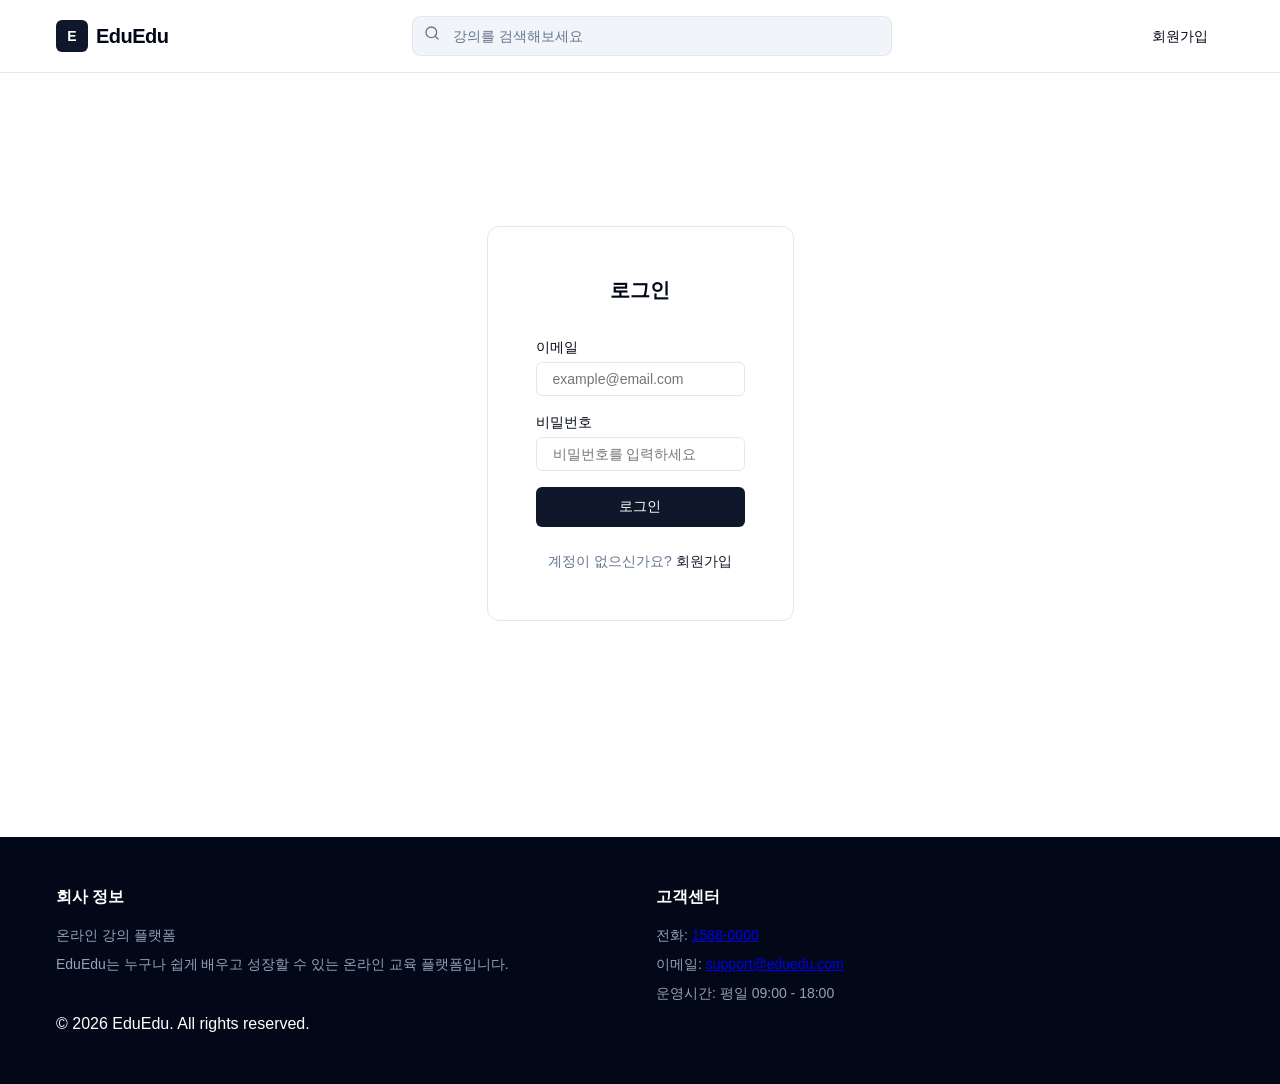
<file: cart.html>
<!DOCTYPE html>
<html lang="ko">
 <head>
  <meta charset="UTF-8" />
  <meta name="viewport" content="width=device-width, initial-scale=1.0" />
  <title>장바구니 - 온라인 강의 플랫폼</title>
  <link rel="stylesheet" href="css/style.css" />
  <link rel="stylesheet" href="css/components.css" />
  <link rel="stylesheet" href="css/responsive.css" />
 </head>
 <body>
  <!-- 헤더 (웹 컴포넌트) -->
  <app-header></app-header>

  <!-- 장바구니 섹션 -->
  <section class="cart-section">
   <div class="container">
    <h1 class="section-title">장바구니</h1>

    <div class="cart-layout">
     <!-- 장바구니 아이템 목록 -->
     <div class="cart-items" id="cartItems">
      <!-- 장바구니 아이템이 동적으로 추가됩니다 -->
     </div>

     <!-- 주문 요약 -->
     <aside class="cart-summary" id="cartSummary">
      <!-- 주문 요약이 동적으로 추가됩니다 -->
     </aside>
    </div>
   </div>
  </section>

  <!-- 푸터 (웹 컴포넌트) -->
  <app-footer></app-footer>

  <!-- ES 모듈 방식의 앱 진입점 -->
  <script type="module" src="js/app.js" data-page="cart"></script>
 </body>
</html>
</file>
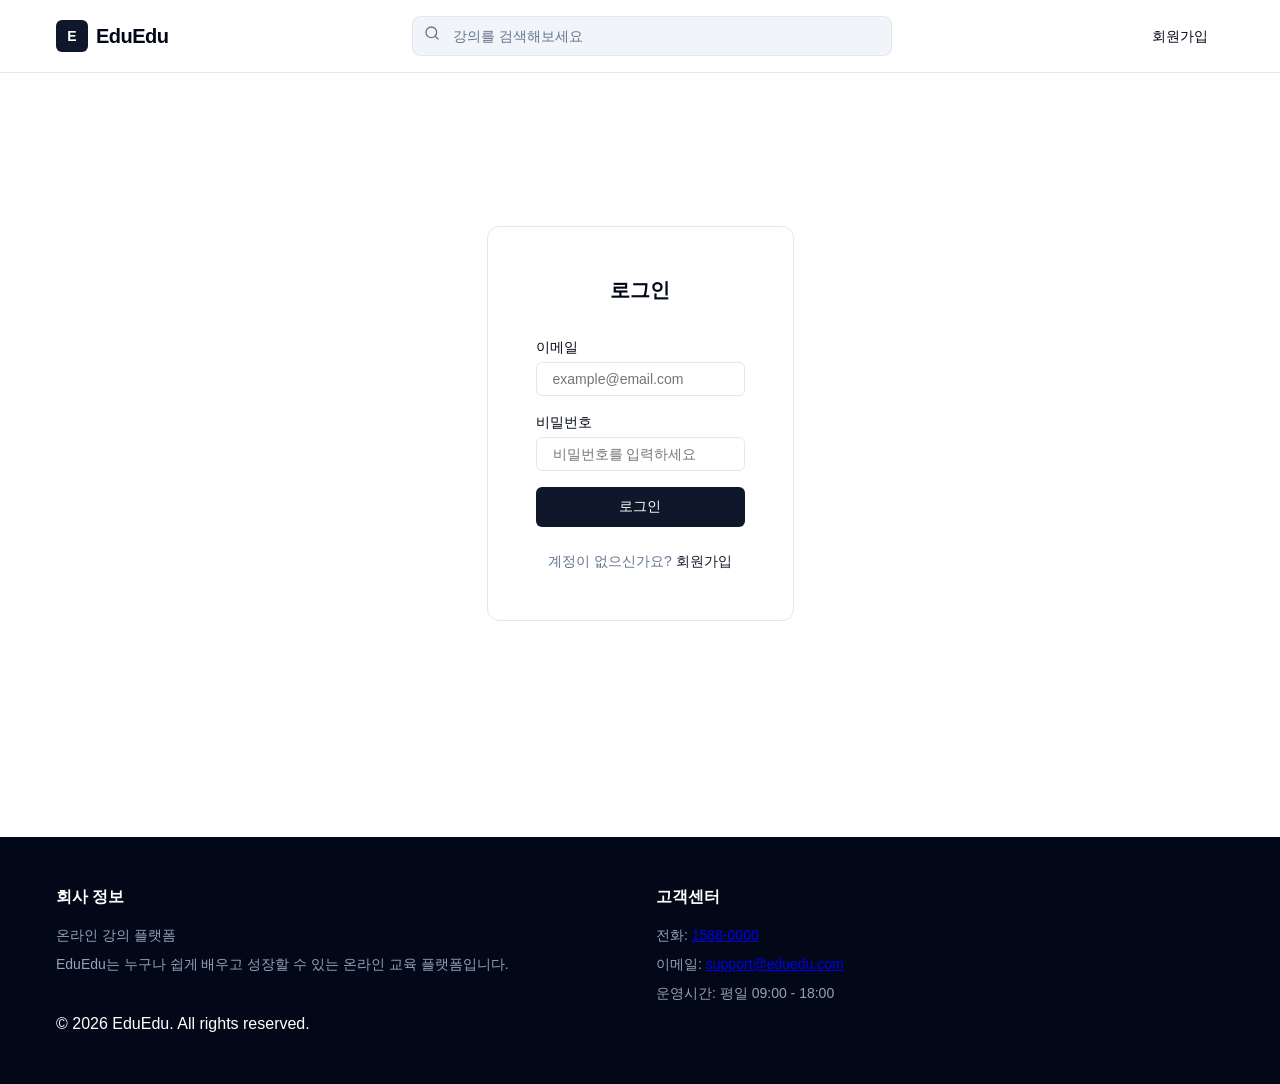
<file: checkout.html>
<!DOCTYPE html>
<html lang="ko">
 <head>
  <meta charset="UTF-8" />
  <meta name="viewport" content="width=device-width, initial-scale=1.0" />
  <title>결제하기 - 온라인 강의 플랫폼</title>
  <link rel="stylesheet" href="css/style.css" />
  <link rel="stylesheet" href="css/components.css" />
  <link rel="stylesheet" href="css/responsive.css" />
 </head>
 <body>
  <!-- 헤더 (웹 컴포넌트) -->
  <app-header></app-header>

  <!-- 결제 섹션 -->
  <section class="checkout-section">
   <div class="container">
    <h1 class="section-title">결제하기</h1>

    <div class="checkout-layout">
     <!-- 결제 폼 -->
     <div class="checkout-form-container">
      <!-- 주문 상품 -->
      <div class="checkout-card">
       <h2>주문 상품</h2>
       <div class="order-items" id="orderItems">
        <!-- 주문 상품이 동적으로 추가됩니다 -->
       </div>
      </div>

      <!-- 결제 수단 선택 -->
      <div class="checkout-card">
       <h2>결제 수단</h2>
       <div class="payment-methods" id="paymentMethods">
        <label class="payment-method-option">
         <input type="radio" name="paymentMethod" value="card" checked />
         <span class="payment-method-label">
          <span class="payment-icon">
           <svg
            xmlns="http://www.w3.org/2000/svg"
            width="20"
            height="20"
            viewBox="0 0 24 24"
            fill="none"
            stroke="currentColor"
            stroke-width="2"
            stroke-linecap="round"
            stroke-linejoin="round"
           >
            <rect width="20" height="14" x="2" y="5" rx="2" />
            <line x1="2" x2="22" y1="10" y2="10" />
           </svg>
          </span>
          <span class="payment-name">신용/체크카드</span>
         </span>
        </label>
        <label class="payment-method-option">
         <input type="radio" name="paymentMethod" value="bank" />
         <span class="payment-method-label">
          <span class="payment-icon">
           <svg
            xmlns="http://www.w3.org/2000/svg"
            width="20"
            height="20"
            viewBox="0 0 24 24"
            fill="none"
            stroke="currentColor"
            stroke-width="2"
            stroke-linecap="round"
            stroke-linejoin="round"
           >
            <line x1="3" x2="21" y1="22" y2="22" />
            <line x1="6" x2="6" y1="18" y2="11" />
            <line x1="10" x2="10" y1="18" y2="11" />
            <line x1="14" x2="14" y1="18" y2="11" />
            <line x1="18" x2="18" y1="18" y2="11" />
            <polygon points="12 2 20 7 4 7" />
           </svg>
          </span>
          <span class="payment-name">계좌이체</span>
         </span>
        </label>
        <label class="payment-method-option">
         <input type="radio" name="paymentMethod" value="phone" />
         <span class="payment-method-label">
          <span class="payment-icon">
           <svg
            xmlns="http://www.w3.org/2000/svg"
            width="20"
            height="20"
            viewBox="0 0 24 24"
            fill="none"
            stroke="currentColor"
            stroke-width="2"
            stroke-linecap="round"
            stroke-linejoin="round"
           >
            <rect width="14" height="20" x="5" y="2" rx="2" ry="2" />
            <path d="M12 18h.01" />
           </svg>
          </span>
          <span class="payment-name">휴대폰 결제</span>
         </span>
        </label>
        <label class="payment-method-option">
         <input type="radio" name="paymentMethod" value="kakao" />
         <span class="payment-method-label">
          <span class="payment-icon">
           <svg
            xmlns="http://www.w3.org/2000/svg"
            width="20"
            height="20"
            viewBox="0 0 24 24"
            fill="none"
            stroke="currentColor"
            stroke-width="2"
            stroke-linecap="round"
            stroke-linejoin="round"
           >
            <path d="M17 18a2 2 0 0 0-2-2H9a2 2 0 0 0-2 2" />
            <rect width="18" height="18" x="3" y="4" rx="2" />
            <circle cx="12" cy="10" r="2" />
            <line x1="8" x2="8" y1="2" y2="4" />
            <line x1="16" x2="16" y1="2" y2="4" />
           </svg>
          </span>
          <span class="payment-name">카카오페이</span>
         </span>
        </label>
       </div>
      </div>

      <!-- 약관 동의 -->
      <div class="checkout-card">
       <h2>약관 동의</h2>
       <div class="terms-agreement">
        <label class="checkbox-label">
         <input type="checkbox" id="agreeAll" />
         <span>전체 동의</span>
        </label>
        <div class="terms-list">
         <label class="checkbox-label">
          <input type="checkbox" class="term-checkbox" data-required="true" />
          <span>(필수) 구매조건 확인 및 결제 진행 동의</span>
         </label>
         <label class="checkbox-label">
          <input type="checkbox" class="term-checkbox" data-required="true" />
          <span>(필수) 개인정보 제3자 제공 동의</span>
         </label>
         <label class="checkbox-label">
          <input type="checkbox" class="term-checkbox" data-required="false" />
          <span>(선택) 마케팅 정보 수신 동의</span>
         </label>
        </div>
       </div>
      </div>
     </div>

     <!-- 결제 요약 -->
     <aside class="checkout-summary" id="checkoutSummary">
      <!-- 결제 요약이 동적으로 추가됩니다 -->
     </aside>
    </div>
   </div>
  </section>

  <!-- 푸터 (웹 컴포넌트) -->
  <app-footer></app-footer>

  <!-- ES 모듈 방식의 앱 진입점 -->
  <script type="module" src="js/app.js" data-page="checkout"></script>
 </body>
</html>
</file>
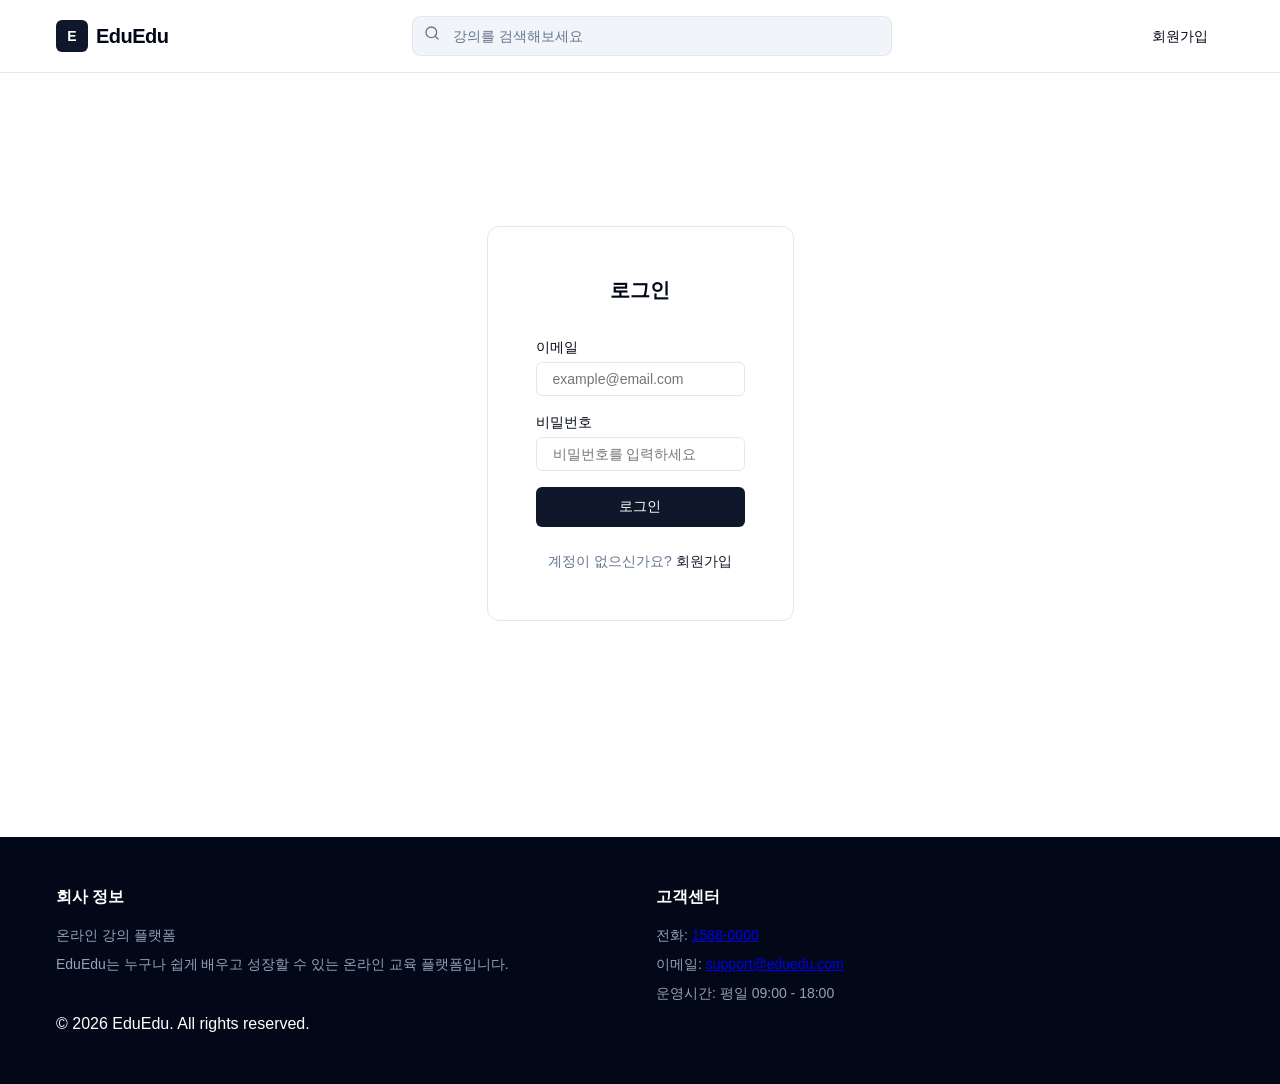
<file: course-player.html>
<!DOCTYPE html>
<html lang="ko">
 <head>
  <meta charset="UTF-8" />
  <meta name="viewport" content="width=device-width, initial-scale=1.0" />
  <title>강의 수강 - 온라인 강의 플랫폼</title>
  <link rel="stylesheet" href="css/style.css" />
  <link rel="stylesheet" href="css/components.css" />
  <link rel="stylesheet" href="css/responsive.css" />
 </head>
 <body>
  <!-- 헤더 (웹 컴포넌트) -->
  <app-header></app-header>

  <!-- 강의 수강 영역 -->
  <section class="course-player-section">
   <div class="container">
    <div class="player-layout">
     <!-- 비디오 플레이어 영역 -->
     <div class="player-main">
      <!-- 비디오 플레이어 -->
      <div class="video-player-container">
       <video
        id="videoPlayer"
        class="video-player"
        controls
        preload="metadata"
        aria-label="강의 비디오"
       >
        <source src="" type="video/mp4" />
        비디오를 재생할 수 없습니다.
       </video>
       <div class="video-error" id="videoError" style="display: none">
        <p>비디오를 불러올 수 없습니다.</p>
        <button class="btn btn-primary" id="retryVideo">다시 시도</button>
       </div>
      </div>

      <!-- 학습 진도 표시 -->
      <div class="progress-section">
       <div class="progress-header">
        <h3>학습 진도</h3>
        <span class="progress-percentage" id="progressPercentage">0%</span>
       </div>
       <div class="progress-bar">
        <div class="progress-fill" id="progressFill" style="width: 0%"></div>
       </div>
       <div class="progress-info">
        <span id="completedLessons">0</span> /
        <span id="totalLessons">0</span> 레슨 완료
       </div>
      </div>

      <!-- 레슨 네비게이션 -->
      <div class="lesson-navigation">
       <button class="btn btn-secondary" id="prevLesson" disabled>
        이전 레슨
       </button>
       <button class="btn btn-primary" id="nextLesson">다음 레슨</button>
      </div>

      <!-- 레슨 완료 체크 -->
      <div class="lesson-complete">
       <label>
        <input type="checkbox" id="lessonCompleteCheck" />
        이 레슨을 완료했습니다
       </label>
      </div>
     </div>

     <!-- 강의 정보 사이드바 -->
     <aside class="player-sidebar">
      <div class="course-info">
       <h2 id="courseTitle">강의 제목</h2>
       <p id="courseInstructor">강사명</p>
      </div>

      <!-- 커리큘럼 -->
      <div class="curriculum">
       <h3>커리큘럼</h3>
       <div class="curriculum-list" id="curriculumList">
        <!-- 커리큘럼이 동적으로 추가됩니다 -->
       </div>
      </div>

      <!-- 강의 자료 (선택) -->
      <div class="course-materials" id="courseMaterials" style="display: none">
       <h3>강의 자료</h3>
       <a href="#" class="btn btn-secondary" download>자료 다운로드</a>
      </div>
     </aside>
    </div>
   </div>
  </section>

  <!-- 푸터 (웹 컴포넌트) -->
  <app-footer></app-footer>

  <!-- ES 모듈 방식의 앱 진입점 -->
  <script type="module" src="js/app.js" data-page="course-player"></script>
 </body>
</html>
</file>
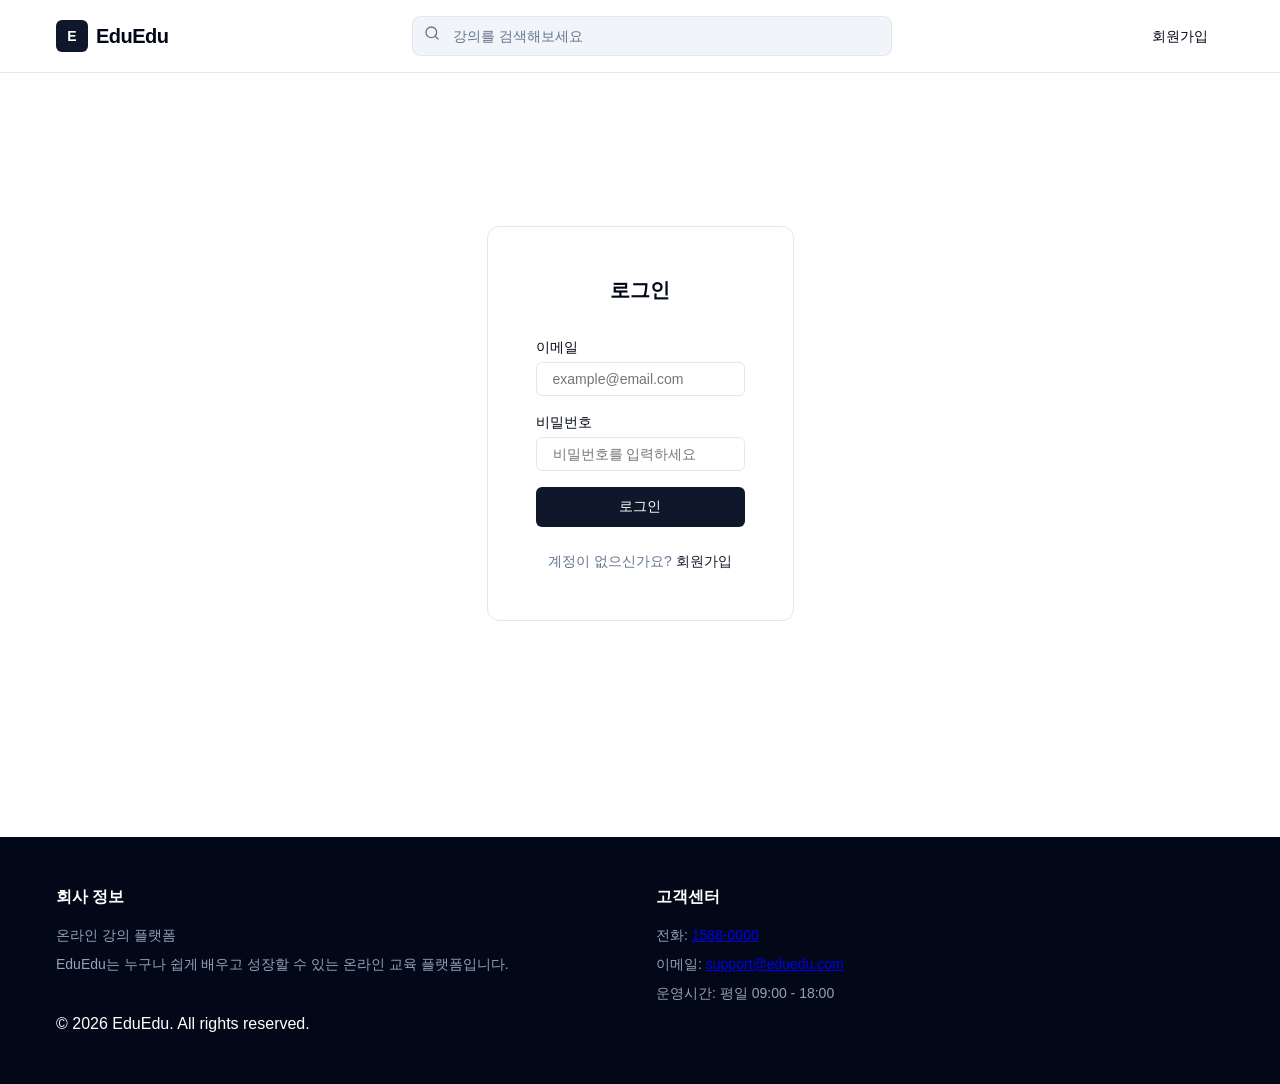
<file: dashboard.html>
<!DOCTYPE html>
<html lang="ko">
 <head>
  <meta charset="UTF-8" />
  <meta name="viewport" content="width=device-width, initial-scale=1.0" />
  <title>학습 대시보드 - 온라인 강의 플랫폼</title>
  <link rel="stylesheet" href="css/style.css" />
  <link rel="stylesheet" href="css/components.css" />
  <link rel="stylesheet" href="css/responsive.css" />
 </head>
 <body>
  <!-- 헤더 (웹 컴포넌트) -->
  <app-header></app-header>

  <!-- 학습 대시보드 섹션 -->
  <section class="dashboard-section">
   <div class="container">
    <div class="dashboard-header">
     <h1 class="section-title">학습 대시보드</h1>
     <a href="courses.html" class="btn btn-primary">새 강의 둘러보기</a>
    </div>

    <!-- 학습 진도 요약 -->
    <div class="dashboard-summary" id="dashboardSummary">
     <!-- 요약 정보가 여기에 동적으로 추가됩니다 -->
    </div>

    <!-- 수강 중인 강의 -->
    <div class="dashboard-section-content">
     <h2>수강 중인 강의</h2>
     <div class="courses-grid" id="enrolledCourses">
      <!-- 강의 카드가 여기에 동적으로 추가됩니다 -->
     </div>
    </div>

    <!-- 완료한 강의 -->
    <div class="dashboard-section-content">
     <h2>완료한 강의</h2>
     <div class="courses-grid" id="completedCourses">
      <!-- 강의 카드가 여기에 동적으로 추가됩니다 -->
     </div>
    </div>

    <!-- 최근 학습한 강의 -->
    <div class="dashboard-section-content">
     <h2>최근 학습한 강의</h2>
     <div class="courses-grid" id="recentCourses">
      <!-- 강의 카드가 여기에 동적으로 추가됩니다 -->
     </div>
    </div>
   </div>
  </section>

  <!-- 푸터 (웹 컴포넌트) -->
  <app-footer></app-footer>

  <!-- ES 모듈 방식의 앱 진입점 -->
  <script type="module" src="js/app.js" data-page="dashboard"></script>
 </body>
</html>
</file>
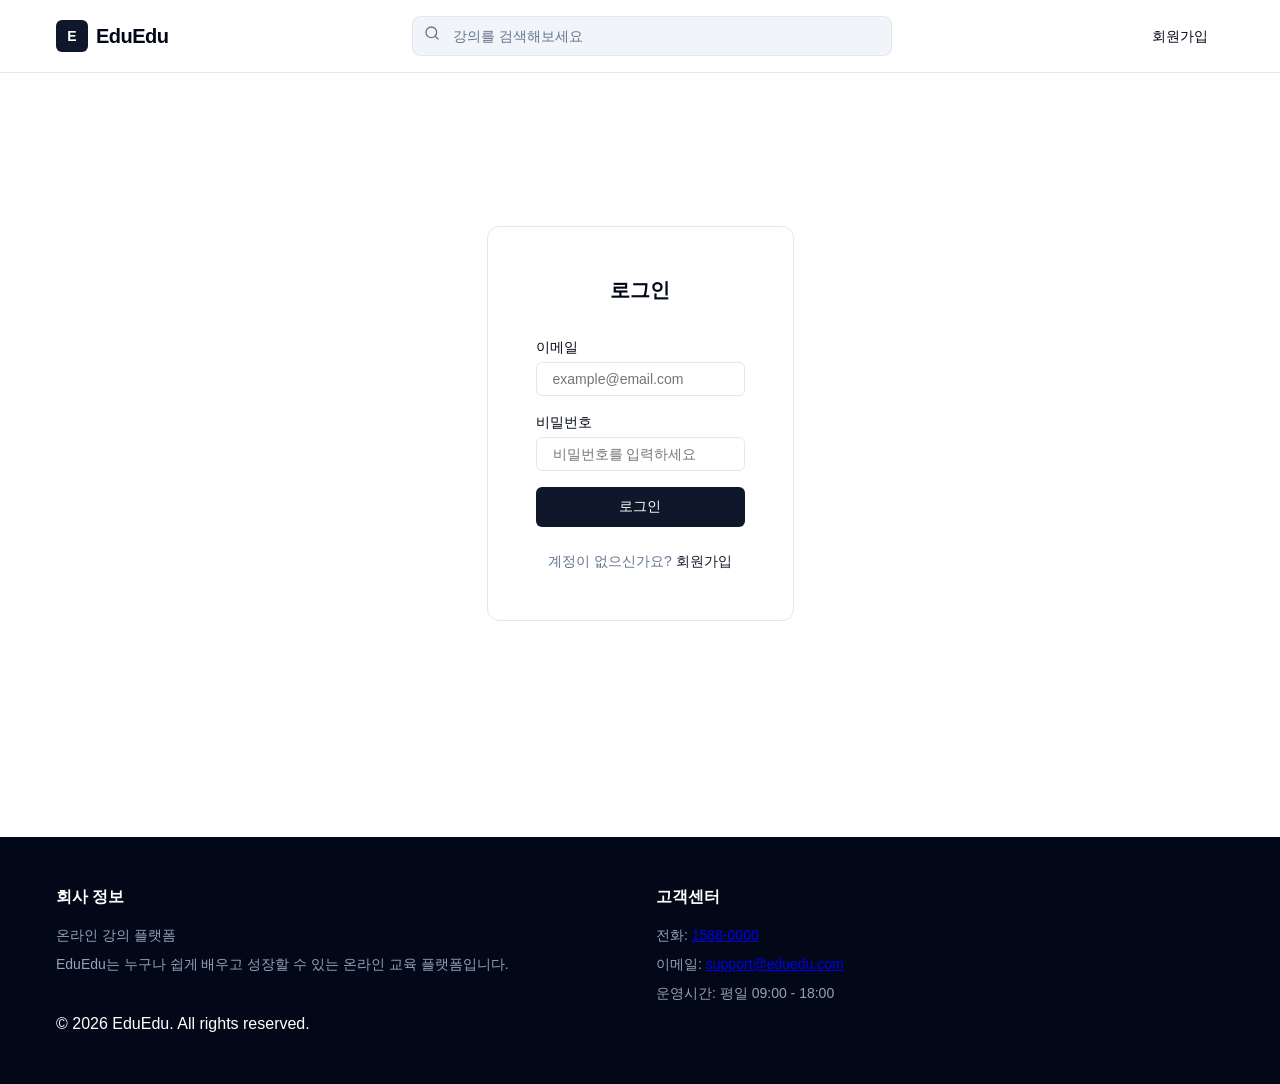
<file: login.html>
<!DOCTYPE html>
<html lang="ko">
 <head>
  <meta charset="UTF-8" />
  <meta name="viewport" content="width=device-width, initial-scale=1.0" />
  <title>로그인 - 온라인 강의 플랫폼</title>
  <link rel="stylesheet" href="css/style.css" />
  <link rel="stylesheet" href="css/components.css" />
  <link rel="stylesheet" href="css/responsive.css" />
 </head>
 <body>
  <!-- 헤더 (웹 컴포넌트) - 로그인 페이지에서는 회원가입 링크 표시 -->
  <app-header show-auth-link="login"></app-header>

  <!-- 로그인 섹션 -->
  <section class="auth-section">
   <div class="container">
    <div class="auth-container">
     <h1>로그인</h1>
     <form id="loginForm" class="auth-form" novalidate>
      <div class="form-group">
       <label for="email">이메일</label>
       <input 
        type="email" 
        id="email" 
        name="email" 
        required 
        autocomplete="email"
        placeholder="example@email.com"
       />
       <div class="form-error" id="emailError"></div>
      </div>

      <div class="form-group">
       <label for="password">비밀번호</label>
       <input 
        type="password" 
        id="password" 
        name="password" 
        required 
        autocomplete="current-password"
        placeholder="비밀번호를 입력하세요"
       />
       <div class="form-error" id="passwordError"></div>
      </div>

      <button type="submit" class="btn btn-primary btn-block">로그인</button>
     </form>

     <div class="auth-footer">
      <p>계정이 없으신가요? <a href="signup.html">회원가입</a></p>
     </div>
    </div>
   </div>
  </section>

  <!-- 푸터 (웹 컴포넌트) -->
  <app-footer></app-footer>

  <!-- ES 모듈 방식의 앱 진입점 -->
  <script type="module" src="js/app.js" data-page="login"></script>
 </body>
</html>
</file>
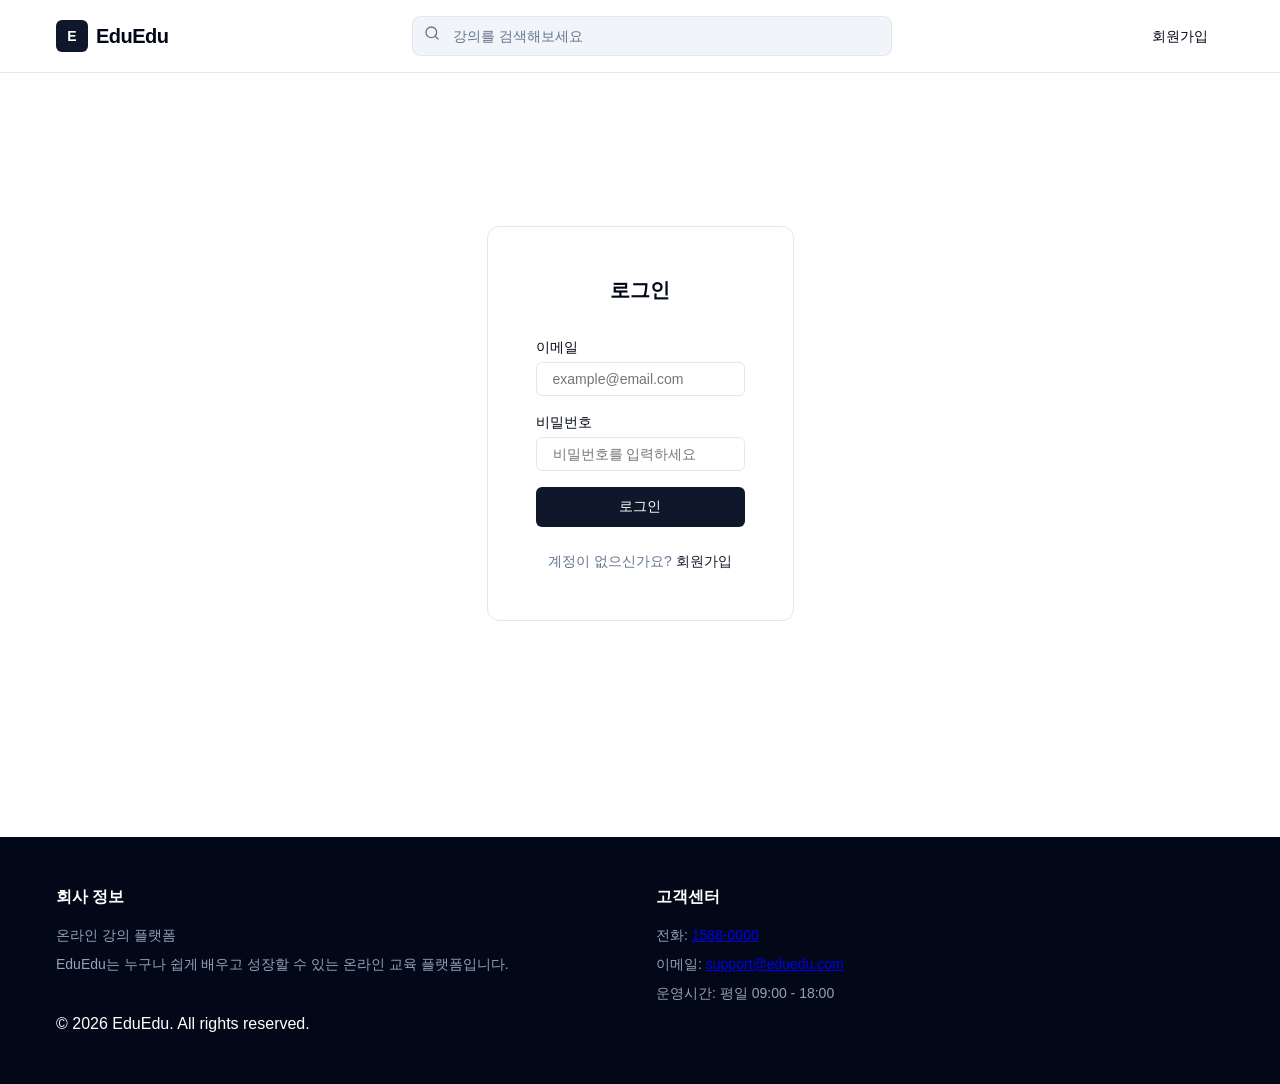
<file: orders.html>
<!DOCTYPE html>
<html lang="ko">
 <head>
  <meta charset="UTF-8" />
  <meta name="viewport" content="width=device-width, initial-scale=1.0" />
  <title>거래 내역 - 온라인 강의 플랫폼</title>
  <link rel="stylesheet" href="css/style.css" />
  <link rel="stylesheet" href="css/components.css" />
  <link rel="stylesheet" href="css/responsive.css" />
 </head>
 <body>
  <!-- 헤더 (웹 컴포넌트) -->
  <app-header></app-header>

  <!-- 거래 내역 섹션 -->
  <section class="orders-section">
   <div class="container">
    <h1 class="section-title">거래 내역</h1>

    <!-- 주문 내역 목록 -->
    <div class="orders-list" id="ordersList">
     <!-- 주문 내역이 동적으로 추가됩니다 -->
    </div>
   </div>
  </section>

  <!-- 푸터 (웹 컴포넌트) -->
  <app-footer></app-footer>

  <!-- ES 모듈 방식의 앱 진입점 -->
  <script type="module" src="js/app.js" data-page="orders"></script>
 </body>
</html>
</file>
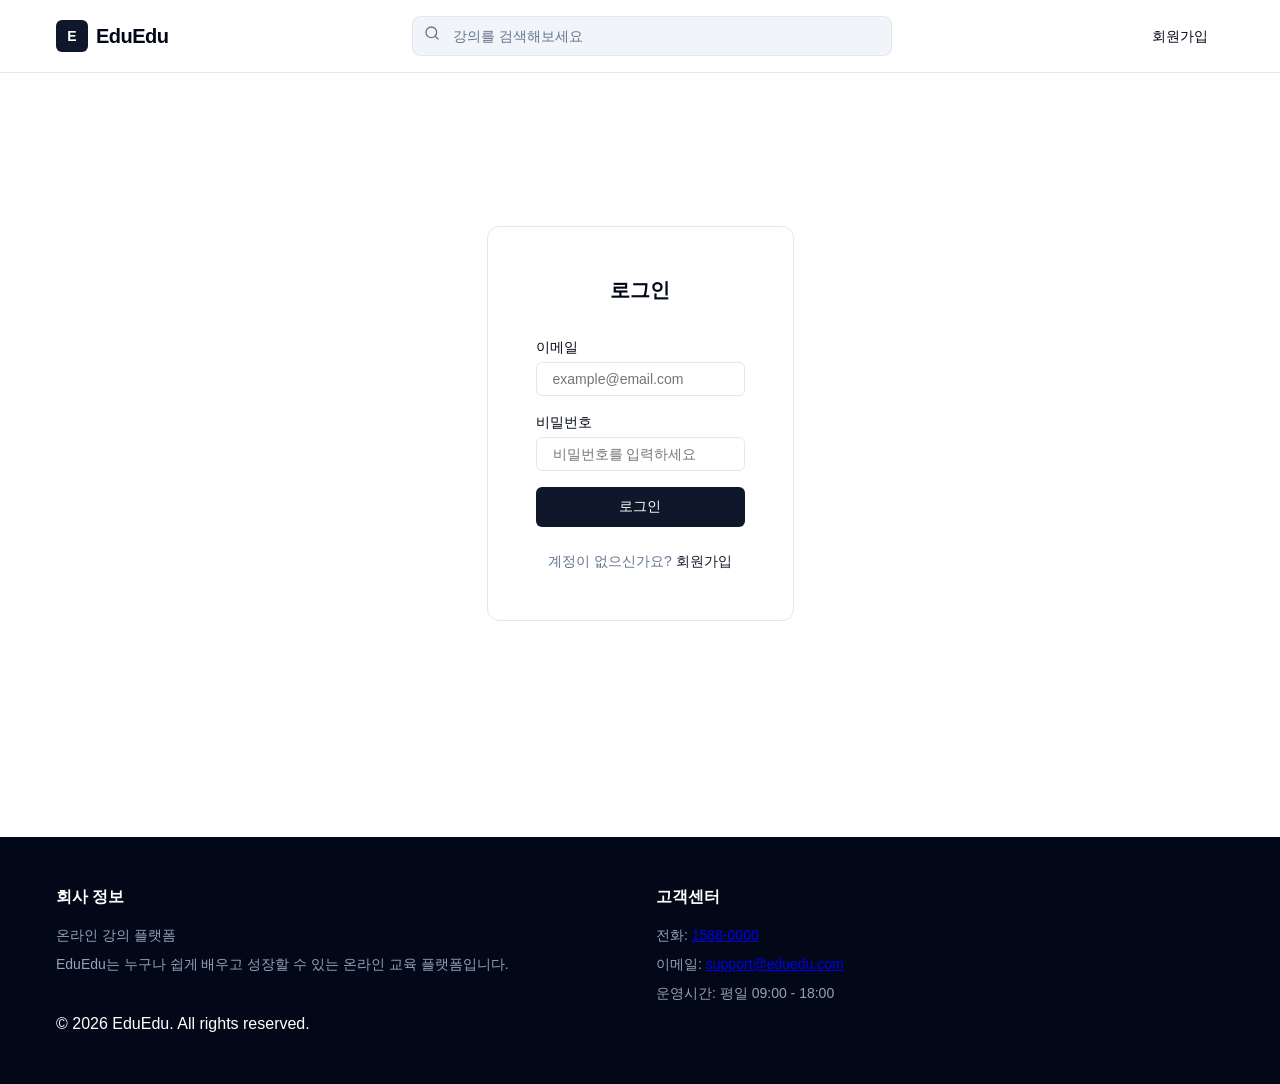
<file: profile.html>
<!DOCTYPE html>
<html lang="ko">
 <head>
  <meta charset="UTF-8" />
  <meta name="viewport" content="width=device-width, initial-scale=1.0" />
  <title>프로필 - 온라인 강의 플랫폼</title>
  <link rel="stylesheet" href="css/style.css" />
  <link rel="stylesheet" href="css/components.css" />
  <link rel="stylesheet" href="css/responsive.css" />
 </head>
 <body>
  <!-- 헤더 (웹 컴포넌트) -->
  <app-header></app-header>

  <!-- 프로필 섹션 -->
  <section class="profile-section">
   <div class="container">
    <div class="profile-container" id="profileContainer">
     <!-- 프로필 정보가 여기에 동적으로 추가됩니다 -->
     <div class="loading-spinner" role="status" aria-label="로딩 중">
      <div class="spinner"></div>
     </div>
    </div>
   </div>
  </section>

  <!-- 푸터 (웹 컴포넌트) -->
  <app-footer></app-footer>

  <!-- ES 모듈 방식의 앱 진입점 -->
  <script type="module" src="js/app.js" data-page="profile"></script>
 </body>
</html>
</file>
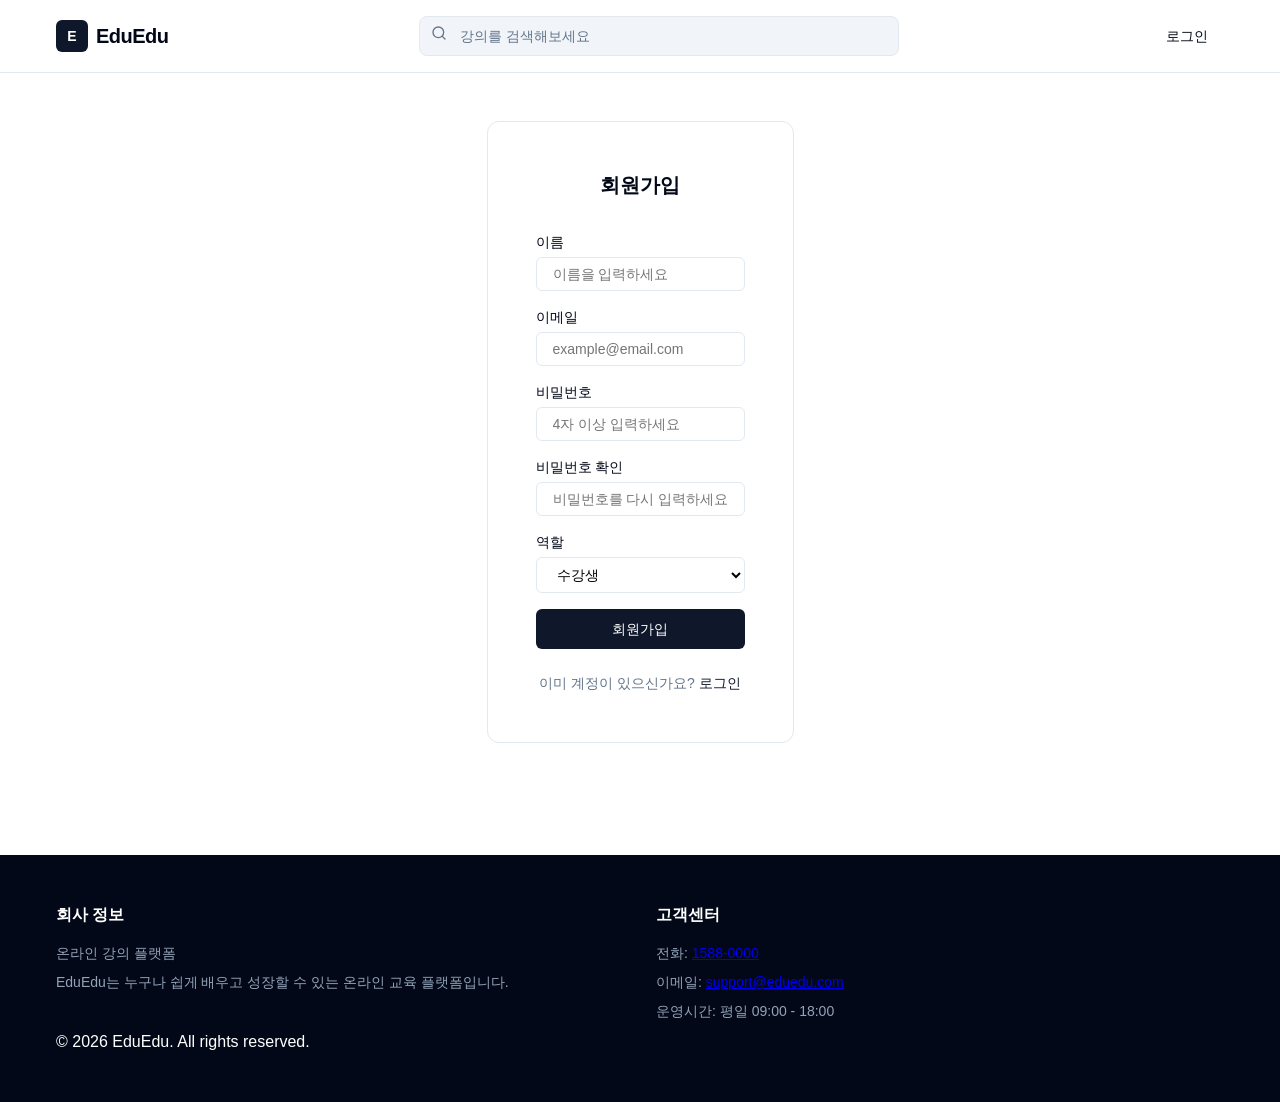
<file: signup.html>
<!DOCTYPE html>
<html lang="ko">
 <head>
  <meta charset="UTF-8" />
  <meta name="viewport" content="width=device-width, initial-scale=1.0" />
  <title>회원가입 - 온라인 강의 플랫폼</title>
  <link rel="stylesheet" href="css/style.css" />
  <link rel="stylesheet" href="css/components.css" />
  <link rel="stylesheet" href="css/responsive.css" />
 </head>
 <body>
  <!-- 헤더 (웹 컴포넌트) - 회원가입 페이지에서는 로그인 링크 표시 -->
  <app-header show-auth-link="signup"></app-header>

  <!-- 회원가입 섹션 -->
  <section class="auth-section">
   <div class="container">
    <div class="auth-container">
     <h1>회원가입</h1>
     <form id="signupForm" class="auth-form" novalidate>
      <div class="form-group">
       <label for="name">이름</label>
       <input 
        type="text" 
        id="name" 
        name="name" 
        required 
        autocomplete="name"
        placeholder="이름을 입력하세요"
       />
       <div class="form-error" id="nameError"></div>
      </div>

      <div class="form-group">
       <label for="email">이메일</label>
       <input 
        type="email" 
        id="email" 
        name="email" 
        required 
        autocomplete="email"
        placeholder="example@email.com"
       />
       <div class="form-error" id="emailError"></div>
      </div>

      <div class="form-group">
       <label for="password">비밀번호</label>
       <input
        type="password"
        id="password"
        name="password"
        required
        minlength="4"
        autocomplete="new-password"
        placeholder="4자 이상 입력하세요"
       />
       <div class="form-error" id="passwordError"></div>
      </div>

      <div class="form-group">
       <label for="passwordConfirm">비밀번호 확인</label>
       <input
        type="password"
        id="passwordConfirm"
        name="passwordConfirm"
        required
        autocomplete="new-password"
        placeholder="비밀번호를 다시 입력하세요"
       />
       <div class="form-error" id="passwordConfirmError"></div>
      </div>

      <div class="form-group">
       <label for="role">역할</label>
       <select id="role" name="role" required>
        <option value="student">수강생</option>
        <option value="instructor">강사</option>
       </select>
       <div class="form-error" id="roleError"></div>
      </div>

      <button type="submit" class="btn btn-primary btn-block">회원가입</button>
     </form>

     <div class="auth-footer">
      <p>이미 계정이 있으신가요? <a href="login.html">로그인</a></p>
     </div>
    </div>
   </div>
  </section>

  <!-- 푸터 (웹 컴포넌트) -->
  <app-footer></app-footer>

  <!-- ES 모듈 방식의 앱 진입점 -->
  <script type="module" src="js/app.js" data-page="signup"></script>
 </body>
</html>
</file>
<file: css/style.css>
/**
 * style.css
 * - 레이아웃, 섹션, 공통 스타일
 * - 디자인 토큰은 variables.css에서 로드
 */

@import url("variables.css");

/* ============================================================================
   Reset & Base
   ============================================================================ */
*,
*::before,
*::after {
 margin: 0;
 padding: 0;
 box-sizing: border-box;
}

body {
 font-family: var(--font-family);
 font-size: var(--font-size-base);
 line-height: 1.5;
 color: var(--color-foreground);
 background-color: var(--color-background);
 -webkit-font-smoothing: antialiased;
 -moz-osx-font-smoothing: grayscale;
}

/* ============================================================================
   Layout
   ============================================================================ */

.container {
 max-width: 1200px;
 margin: 0 auto;
 padding: 0 var(--spacing-md);
}

/* ============================================================================
   Header
   ============================================================================ */

.header {
 background-color: var(--color-background);
 border-bottom: 1px solid var(--color-border);
 padding: var(--spacing-md) 0;
 position: sticky;
 top: 0;
 z-index: 100;
}

.header-content {
 display: grid;
 grid-template-columns: auto 1fr auto;
 align-items: center;
 gap: var(--spacing-xl);
}

.logo a {
 display: flex;
 align-items: center;
 gap: var(--spacing-sm);
 font-size: var(--font-size-xl);
 font-weight: 700;
 color: var(--color-foreground);
 text-decoration: none;
 transition: opacity var(--transition-fast);
}

.logo a:hover {
 opacity: 0.8;
}

.logo-icon {
 display: inline-flex;
 align-items: center;
 justify-content: center;
 width: 32px;
 height: 32px;
 background-color: var(--color-primary);
 color: white;
 border-radius: var(--radius-md);
 font-size: var(--font-size-sm);
 font-weight: 600;
}

.logo-text {
 font-weight: 700;
 letter-spacing: -0.025em;
}

.header-center {
 display: flex;
 justify-content: center;
}

/* Search Box */
.search-box {
 position: relative;
 width: 100%;
 max-width: 480px;
}

.search-box input {
 width: 100%;
 height: 40px;
 padding: var(--spacing-sm) var(--spacing-md) var(--spacing-sm) 40px;
 border: 1px solid var(--color-border);
 border-radius: var(--radius-lg);
 font-size: var(--font-size-sm);
 background-color: var(--color-muted);
 transition: all var(--transition-fast);
}

.search-box input:focus {
 outline: none;
 border-color: var(--color-primary);
 background-color: var(--color-background);
 box-shadow: 0 0 0 2px hsl(var(--primary) / 0.1);
}

.search-box input:focus-visible {
 outline: none;
}

.search-box input::placeholder {
 color: var(--color-muted-foreground);
}

.search-icon {
 position: absolute;
 left: 12px;
 top: 50%;
 transform: translateY(-50%);
 color: var(--color-muted-foreground);
 pointer-events: none;
 font-size: var(--font-size-sm);
}

/* Search Dropdown */
.search-dropdown {
 position: absolute;
 top: calc(100% + 8px);
 left: 0;
 right: 0;
 background: var(--color-background);
 border: 1px solid var(--color-border);
 border-radius: var(--radius-lg);
 box-shadow: var(--shadow-lg);
 padding: var(--spacing-md);
 z-index: 1000;
}

.search-dropdown-header {
 display: flex;
 justify-content: space-between;
 align-items: center;
 margin-bottom: var(--spacing-sm);
 font-size: var(--font-size-sm);
 font-weight: 500;
 color: var(--color-muted-foreground);
}

.clear-search {
 background: none;
 border: none;
 color: var(--color-primary);
 cursor: pointer;
 font-size: var(--font-size-sm);
 padding: 0;
 transition: opacity var(--transition-fast);
}

.clear-search:hover {
 opacity: 0.7;
}

.recent-searches {
 display: flex;
 flex-wrap: wrap;
 gap: var(--spacing-sm);
 margin-bottom: var(--spacing-md);
}

.recent-search-tag {
 display: inline-flex;
 align-items: center;
 gap: var(--spacing-xs);
 padding: var(--spacing-xs) var(--spacing-sm);
 background-color: var(--color-muted);
 border-radius: var(--radius-full);
 font-size: var(--font-size-sm);
 color: var(--color-foreground);
 cursor: pointer;
 transition: background-color var(--transition-fast);
}

.recent-search-tag:hover {
 background-color: var(--color-border);
}

.recent-search-tag .remove-btn {
 background: none;
 border: none;
 color: var(--color-muted-foreground);
 cursor: pointer;
 padding: 0;
 margin-left: var(--spacing-xs);
 font-size: var(--font-size-xs);
 line-height: 1;
 transition: color var(--transition-fast);
}

.recent-search-tag .remove-btn:hover {
 color: var(--color-destructive);
}

.no-recent {
 color: var(--color-muted-foreground);
 font-size: var(--font-size-sm);
}

.recommended-searches {
 display: flex;
 flex-direction: column;
 gap: var(--spacing-xs);
}

.recommended-searches a {
 color: var(--color-foreground);
 text-decoration: none;
 font-size: var(--font-size-sm);
 padding: var(--spacing-xs) 0;
 transition: color var(--transition-fast);
}

.recommended-searches a:hover {
 color: var(--color-primary);
}

/* Header Actions */
.header-actions {
 display: flex;
 align-items: center;
 gap: var(--spacing-sm);
}

.user-menu {
 display: flex;
 align-items: center;
 gap: var(--spacing-md);
}

.user-profile-wrapper {
 position: relative;
}

.user-profile-btn {
 display: flex;
 align-items: center;
 gap: var(--spacing-sm);
 background: none;
 border: 1px solid transparent;
 cursor: pointer;
 padding: var(--spacing-xs) var(--spacing-sm);
 border-radius: var(--radius-lg);
 transition: all var(--transition-fast);
 font-size: var(--font-size-sm);
 color: var(--color-foreground);
}

.user-profile-btn:hover {
 background-color: var(--color-muted);
}

.user-avatar {
 width: 32px;
 height: 32px;
 border-radius: var(--radius-full);
 object-fit: cover;
}

.dropdown-icon {
 font-size: 10px;
 color: var(--color-muted-foreground);
 transition: transform var(--transition-fast);
}

.user-dropdown {
 position: absolute;
 top: calc(100% + 8px);
 right: 0;
 background: var(--color-background);
 border: 1px solid var(--color-border);
 border-radius: var(--radius-lg);
 box-shadow: var(--shadow-lg);
 padding: var(--spacing-xs);
 min-width: 160px;
 z-index: 1000;
}

.user-dropdown a {
 display: block;
 padding: var(--spacing-sm) var(--spacing-md);
 color: var(--color-foreground);
 text-decoration: none;
 border-radius: var(--radius-md);
 font-size: var(--font-size-sm);
 transition: background-color var(--transition-fast);
}

.user-dropdown a:hover {
 background-color: var(--color-muted);
}

.user-dropdown a:last-child:hover {
 background-color: hsl(0 84.2% 60.2% / 0.1);
 color: var(--color-destructive);
}

/* Hero Section */
.hero {
 background-color: var(--color-background);
 padding: var(--spacing-3xl) 0;
 min-height: 560px;
 display: flex;
 align-items: center;
}

.hero-layout {
 display: grid;
 grid-template-columns: 1fr 1fr;
 gap: var(--spacing-3xl);
 align-items: center;
}

.hero-content {
 display: flex;
 flex-direction: column;
 gap: var(--spacing-md);
}

.hero-title-line1,
.hero-title-line2 {
 display: block;
 font-size: var(--font-size-4xl);
 font-weight: 700;
 line-height: 1.1;
 letter-spacing: -0.025em;
}

.hero-title-line1 {
 color: var(--color-foreground);
}

.hero-title-line2 {
 color: var(--color-primary);
}

.hero-description {
 font-size: var(--font-size-lg);
 color: var(--color-muted-foreground);
 line-height: 1.6;
 margin: var(--spacing-sm) 0;
}

.hero-buttons {
 display: flex;
 gap: var(--spacing-md);
 margin-top: var(--spacing-md);
}

/* Hero Carousel */
.hero-carousel {
 position: relative;
 border-radius: var(--radius-xl);
 overflow: hidden;
 aspect-ratio: 4 / 3;
 box-shadow: var(--shadow-xl);
}

.hero-swiper {
 width: 100%;
 height: 100%;
}

.hero-swiper .swiper-slide {
 position: relative;
 width: 100%;
 height: 100%;
}

.hero-swiper .swiper-slide img {
 width: 100%;
 height: 100%;
 object-fit: cover;
}

.carousel-overlay {
 position: absolute;
 bottom: 0;
 left: 0;
 right: 0;
 background: linear-gradient(to top, rgba(0, 0, 0, 0.8), transparent);
 padding: var(--spacing-xl);
 color: white;
}

.carousel-overlay h3 {
 font-size: var(--font-size-xl);
 font-weight: 600;
 margin-bottom: var(--spacing-xs);
}

.carousel-overlay p {
 font-size: var(--font-size-sm);
 opacity: 0.9;
}

/* Carousel Controls */
.carousel-controls {
 position: absolute;
 bottom: var(--spacing-md);
 right: var(--spacing-md);
 display: flex;
 align-items: center;
 gap: var(--spacing-xs);
 background: rgba(0, 0, 0, 0.6);
 backdrop-filter: blur(8px);
 padding: var(--spacing-xs) var(--spacing-sm);
 border-radius: var(--radius-full);
 z-index: 10;
}

.carousel-counter {
 color: white;
 font-size: var(--font-size-xs);
 margin-right: var(--spacing-xs);
}

.carousel-btn {
 width: 28px;
 height: 28px;
 border: none;
 background: rgba(255, 255, 255, 0.2);
 color: white;
 border-radius: var(--radius-full);
 cursor: pointer;
 display: flex;
 align-items: center;
 justify-content: center;
 font-size: var(--font-size-sm);
 transition: background-color var(--transition-fast);
}

.carousel-btn:hover {
 background: rgba(255, 255, 255, 0.3);
}

.hero-swiper .swiper-button-prev,
.hero-swiper .swiper-button-next,
.hero-swiper .swiper-pagination {
 display: none;
}

/* Sections */
section {
 padding: var(--spacing-2xl) 0;
}

.section-title {
 font-size: var(--font-size-2xl);
 font-weight: 700;
 margin-bottom: var(--spacing-lg);
 color: var(--color-foreground);
 letter-spacing: -0.025em;
}

/* Footer */
.footer {
 background-color: var(--color-foreground);
 color: white;
 padding: var(--spacing-2xl) 0;
 margin-top: var(--spacing-3xl);
}

.footer-content {
 display: grid;
 grid-template-columns: repeat(auto-fit, minmax(250px, 1fr));
 gap: var(--spacing-xl);
}

.footer-section h3 {
 font-size: var(--font-size-base);
 font-weight: 600;
 margin-bottom: var(--spacing-md);
}

.footer-section p {
 color: hsl(215 20% 65%);
 margin-bottom: var(--spacing-sm);
 font-size: var(--font-size-sm);
}

/* Screen Reader Only */
.sr-only {
 position: absolute;
 width: 1px;
 height: 1px;
 padding: 0;
 margin: -1px;
 overflow: hidden;
 clip: rect(0, 0, 0, 0);
 white-space: nowrap;
 border-width: 0;
}

/* Loading Spinner */
.loading-spinner {
 display: flex;
 justify-content: center;
 align-items: center;
 padding: var(--spacing-2xl);
}

.spinner {
 width: 32px;
 height: 32px;
 border: 3px solid var(--color-border);
 border-top-color: var(--color-primary);
 border-radius: var(--radius-full);
 animation: spin 0.8s linear infinite;
}

@keyframes spin {
 to {
  transform: rotate(360deg);
 }
}

/* Empty State */
.empty-state {
 text-align: center;
 padding: var(--spacing-2xl);
 color: var(--color-muted-foreground);
}

/* Toast */
.toast {
 position: fixed;
 bottom: var(--spacing-xl);
 right: var(--spacing-xl);
 padding: var(--spacing-md) var(--spacing-lg);
 background-color: var(--color-foreground);
 color: white;
 border-radius: var(--radius-lg);
 box-shadow: var(--shadow-lg);
 opacity: 0;
 transform: translateY(16px);
 transition: opacity var(--transition-base), transform var(--transition-base);
 z-index: 1000;
 font-size: var(--font-size-sm);
}

.toast.show {
 opacity: 1;
 transform: translateY(0);
}

.toast-success {
 background-color: var(--color-success);
}

.toast-error {
 background-color: var(--color-destructive);
}

.toast-warning {
 background-color: var(--color-warning);
 color: var(--color-foreground);
}
</file>
<file: css/components.css>
/**
 * components.css
 * - shadcn/ui 스타일 기반 재사용 컴포넌트
 */

/* ============================================================================
   Buttons
   ============================================================================ */

.btn {
 display: inline-flex;
 align-items: center;
 justify-content: center;
 gap: var(--spacing-sm);
 padding: 0.5rem 1rem;
 font-size: var(--font-size-sm);
 font-weight: 500;
 text-align: center;
 text-decoration: none;
 border: none;
 border-radius: var(--radius-md);
 cursor: pointer;
 transition: all var(--transition-fast);
 min-height: 40px;
 line-height: 1.5;
 white-space: nowrap;
}

.btn:disabled {
 pointer-events: none;
 opacity: 0.5;
}

.btn:focus-visible {
 outline: 2px solid var(--color-primary);
 outline-offset: 2px;
}

.btn-primary {
 background-color: var(--color-primary);
 color: white;
}

.btn-primary:hover {
 background-color: var(--color-primary-hover);
}

.btn-secondary {
 background-color: var(--color-muted);
 color: var(--color-foreground);
 border: 1px solid var(--color-border);
}

.btn-secondary:hover {
 background-color: var(--color-border);
}

.btn-outline {
 background-color: transparent;
 color: var(--color-primary);
 border: 1px solid var(--color-border);
}

.btn-outline:hover {
 background-color: var(--color-muted);
 border-color: var(--color-primary);
}

.btn-ghost {
 background-color: transparent;
 color: var(--color-foreground);
}

.btn-ghost:hover {
 background-color: var(--color-muted);
}

.btn-destructive {
 background-color: var(--color-destructive);
 color: white;
}

.btn-destructive:hover {
 background-color: hsl(0 84.2% 50%);
}

.btn-sm {
 padding: 0.25rem 0.75rem;
 font-size: var(--font-size-xs);
 min-height: 32px;
}

.btn-lg {
 padding: 0.75rem 1.5rem;
 font-size: var(--font-size-base);
 min-height: 48px;
}

.btn-block {
 display: flex;
 width: 100%;
}

.btn-icon {
 width: 40px;
 height: 40px;
 padding: 0;
}

.btn-icon.btn-sm {
 width: 32px;
 height: 32px;
}

/* ============================================================================
   Course Cards
   ============================================================================ */

.courses-grid {
 display: grid;
 grid-template-columns: repeat(3, 1fr);
 gap: var(--spacing-lg);
}

/* 빈 상태가 grid 안에 있을 때 전체 너비 차지 */
.courses-grid > .empty-state {
 grid-column: 1 / -1;
 padding: var(--spacing-2xl);
 background: var(--color-muted);
 border-radius: var(--radius-lg);
 text-align: center;
}

.course-card {
 background-color: var(--color-card);
 border: 1px solid var(--color-border);
 border-radius: var(--radius-lg);
 overflow: hidden;
 transition: all var(--transition-base);
 cursor: pointer;
 text-decoration: none;
 color: inherit;
 display: block;
}

.course-card:hover {
 box-shadow: var(--shadow-md);
 border-color: var(--color-primary);
}

.course-card-thumbnail {
 width: 100%;
 height: 180px;
 object-fit: cover;
 background-color: var(--color-muted);
}

.course-card-content {
 padding: var(--spacing-md);
}

.course-card-title {
 font-size: var(--font-size-base);
 font-weight: 600;
 margin-bottom: var(--spacing-xs);
 display: -webkit-box;
 -webkit-line-clamp: 2;
 -webkit-box-orient: vertical;
 overflow: hidden;
 line-height: 1.4;
}

.course-card-instructor {
 font-size: var(--font-size-sm);
 color: var(--color-muted-foreground);
 margin-bottom: var(--spacing-sm);
}

.course-card-meta {
 display: flex;
 align-items: center;
 justify-content: space-between;
 margin-bottom: var(--spacing-sm);
 font-size: var(--font-size-sm);
}

.course-card-rating {
 display: flex;
 align-items: center;
 gap: var(--spacing-xs);
 color: var(--color-foreground);
}

.star {
 color: var(--color-border);
 font-size: var(--font-size-xs);
}

.star.filled {
 color: var(--color-warning);
}

.star.half {
 color: var(--color-warning);
 opacity: 0.5;
}

.course-card-price {
 font-size: var(--font-size-base);
 font-weight: 700;
 color: var(--color-foreground);
}

.course-card-students {
 color: var(--color-muted-foreground);
 font-size: var(--font-size-xs);
}

/* ============================================================================
   Video Player
   ============================================================================ */

.video-player-container {
 position: relative;
 width: 100%;
 background: var(--color-foreground);
 border-radius: var(--radius-lg);
 overflow: hidden;
 margin-bottom: var(--spacing-lg);
 aspect-ratio: 16 / 9;
}

.video-player {
 width: 100%;
 height: 100%;
 display: block;
}

.video-error {
 position: absolute;
 top: 50%;
 left: 50%;
 transform: translate(-50%, -50%);
 text-align: center;
 color: white;
 background: rgba(0, 0, 0, 0.9);
 padding: var(--spacing-lg);
 border-radius: var(--radius-lg);
}

/* ============================================================================
   Progress
   ============================================================================ */

.progress-section {
 background: var(--color-muted);
 padding: var(--spacing-md);
 border-radius: var(--radius-lg);
 margin-bottom: var(--spacing-lg);
}

.progress-header {
 display: flex;
 justify-content: space-between;
 align-items: center;
 margin-bottom: var(--spacing-sm);
}

.progress-percentage {
 font-size: var(--font-size-lg);
 font-weight: 700;
 color: var(--color-foreground);
}

.progress-bar {
 width: 100%;
 height: 8px;
 background: var(--color-border);
 border-radius: var(--radius-full);
 overflow: hidden;
 margin-bottom: var(--spacing-xs);
}

.progress-fill {
 height: 100%;
 background: var(--color-primary);
 transition: width var(--transition-slow);
 border-radius: var(--radius-full);
}

.progress-info {
 font-size: var(--font-size-sm);
 color: var(--color-muted-foreground);
}

/* ============================================================================
   Player Layout
   ============================================================================ */

.player-layout {
 display: grid;
 grid-template-columns: 1fr 320px;
 gap: var(--spacing-lg);
}

.player-main {
 min-width: 0;
}

.player-sidebar {
 min-width: 0;
}

.lesson-navigation {
 display: flex;
 gap: var(--spacing-sm);
 margin-bottom: var(--spacing-lg);
}

.lesson-navigation button {
 flex: 1;
}

.lesson-complete {
 padding: var(--spacing-md);
 background: var(--color-muted);
 border-radius: var(--radius-lg);
 border: 1px solid var(--color-border);
}

.lesson-complete label {
 display: flex;
 align-items: center;
 gap: var(--spacing-sm);
 cursor: pointer;
 font-size: var(--font-size-sm);
}

/* ============================================================================
   Curriculum
   ============================================================================ */

.curriculum {
 margin-bottom: var(--spacing-lg);
}

.curriculum h3 {
 font-size: var(--font-size-base);
 font-weight: 600;
 margin-bottom: var(--spacing-md);
}

.curriculum-section {
 margin-bottom: var(--spacing-md);
}

.curriculum-section h4 {
 font-size: var(--font-size-sm);
 font-weight: 600;
 margin-bottom: var(--spacing-xs);
 color: var(--color-muted-foreground);
}

.lesson-list {
 list-style: none;
}

.lesson-item {
 padding: var(--spacing-sm) var(--spacing-md);
 border-radius: var(--radius-md);
 margin-bottom: 2px;
 border: 1px solid transparent;
}

.lesson-item a {
 color: var(--color-foreground);
 text-decoration: none;
 display: block;
 font-size: var(--font-size-sm);
}

.lesson-item:hover {
 background-color: var(--color-muted);
}

.lesson-item.active {
 background-color: var(--color-primary);
 color: white;
}

.lesson-item.active a {
 color: white;
}

.lesson-item.completed a::after {
 content: " [Completed]";
 color: var(--color-success);
 font-size: var(--font-size-xs);
}

.lesson-item.active.completed a::after {
 color: white;
}

/* ============================================================================
   Filters
   ============================================================================ */

.filter-sidebar {
 background-color: var(--color-card);
 border: 1px solid var(--color-border);
 border-radius: var(--radius-lg);
 padding: var(--spacing-lg);
 margin-bottom: var(--spacing-lg);
}

.filter-group {
 margin-bottom: var(--spacing-lg);
}

.filter-group:last-child {
 margin-bottom: 0;
}

.filter-group h3 {
 font-size: var(--font-size-sm);
 font-weight: 600;
 margin-bottom: var(--spacing-sm);
}

.filter-option {
 display: flex;
 align-items: center;
 gap: var(--spacing-sm);
 margin-bottom: var(--spacing-xs);
 cursor: pointer;
}

.filter-option input[type="checkbox"],
.filter-option input[type="radio"] {
 cursor: pointer;
 width: 16px;
 height: 16px;
}

.filter-option label {
 cursor: pointer;
 flex: 1;
 font-size: var(--font-size-sm);
}

/* Sort Controls */
.sort-controls {
 display: flex;
 align-items: center;
 justify-content: space-between;
 margin-bottom: var(--spacing-lg);
 gap: var(--spacing-md);
}

.sort-select {
 padding: var(--spacing-sm) var(--spacing-md);
 border: 1px solid var(--color-border);
 border-radius: var(--radius-md);
 font-size: var(--font-size-sm);
 cursor: pointer;
 background-color: var(--color-background);
}

/* ============================================================================
   Pagination
   ============================================================================ */

.pagination {
 display: flex;
 justify-content: center;
 align-items: center;
 gap: var(--spacing-xs);
 margin-top: var(--spacing-xl);
}

.pagination button {
 padding: var(--spacing-sm) var(--spacing-md);
 border: 1px solid var(--color-border);
 background-color: var(--color-background);
 border-radius: var(--radius-md);
 cursor: pointer;
 min-width: 40px;
 font-size: var(--font-size-sm);
 transition: all var(--transition-fast);
}

.pagination button:hover:not(:disabled) {
 background-color: var(--color-muted);
}

.pagination button.active {
 background-color: var(--color-primary);
 color: white;
 border-color: var(--color-primary);
}

.pagination button:disabled {
 opacity: 0.5;
 cursor: not-allowed;
}

/* ============================================================================
   Reviews
   ============================================================================ */

.review-card {
 background-color: var(--color-card);
 border: 1px solid var(--color-border);
 border-radius: var(--radius-lg);
 padding: var(--spacing-md);
 margin-bottom: var(--spacing-md);
}

.review-header {
 display: flex;
 align-items: center;
 justify-content: space-between;
 margin-bottom: var(--spacing-sm);
}

.review-author {
 font-weight: 600;
 font-size: var(--font-size-sm);
}

.review-date {
 font-size: var(--font-size-xs);
 color: var(--color-muted-foreground);
}

.review-rating {
 display: flex;
 align-items: center;
 gap: 2px;
 margin-bottom: var(--spacing-sm);
}

.review-content {
 color: var(--color-foreground);
 line-height: 1.6;
 font-size: var(--font-size-sm);
}

/* ============================================================================
   Categories
   ============================================================================ */

.categories-grid {
 display: grid;
 grid-template-columns: repeat(auto-fit, minmax(200px, 1fr));
 gap: var(--spacing-md);
}

.category-card {
 background-color: var(--color-card);
 border: 1px solid var(--color-border);
 border-radius: var(--radius-lg);
 overflow: hidden;
 cursor: pointer;
 transition: all var(--transition-base);
 text-align: center;
}

.category-card:hover {
 border-color: var(--color-primary);
 box-shadow: var(--shadow-md);
}

.category-card img {
 width: 100%;
 height: 120px;
 object-fit: cover;
}

.category-card h3 {
 padding: var(--spacing-md);
 font-size: var(--font-size-base);
 font-weight: 600;
}

/* ============================================================================
   Breadcrumb
   ============================================================================ */

.breadcrumb {
 margin-bottom: var(--spacing-lg);
}

.breadcrumb-link {
 display: inline-flex;
 align-items: center;
 gap: var(--spacing-xs);
 color: var(--color-muted-foreground);
 text-decoration: none;
 font-size: var(--font-size-sm);
 font-weight: 500;
 padding: var(--spacing-xs) var(--spacing-sm);
 border-radius: var(--radius-md);
 transition: all var(--transition-fast);
}

.breadcrumb-link:hover {
 color: var(--color-primary);
 background-color: var(--color-muted);
}

.breadcrumb-link:focus-visible {
 outline: 2px solid var(--color-primary);
 outline-offset: 2px;
}

.breadcrumb-link svg {
 flex-shrink: 0;
}

/* ============================================================================
   Course Detail
   ============================================================================ */

.course-detail-header {
 display: grid;
 grid-template-columns: 1fr 1fr;
 gap: var(--spacing-xl);
 margin-bottom: var(--spacing-2xl);
}

.course-detail-thumbnail img {
 width: 100%;
 border-radius: var(--radius-lg);
}

.course-detail-info h1 {
 font-size: var(--font-size-2xl);
 font-weight: 700;
 margin-bottom: var(--spacing-md);
 line-height: 1.3;
}

.course-instructor {
 font-size: var(--font-size-base);
 color: var(--color-muted-foreground);
 margin-bottom: var(--spacing-md);
}

.course-meta {
 display: flex;
 align-items: center;
 gap: var(--spacing-lg);
 margin-bottom: var(--spacing-md);
 flex-wrap: wrap;
}

.course-rating {
 display: flex;
 align-items: center;
 gap: var(--spacing-xs);
}

.course-reviews {
 color: var(--color-muted-foreground);
 font-size: var(--font-size-sm);
}

.course-students {
 color: var(--color-muted-foreground);
 font-size: var(--font-size-sm);
}

.course-details {
 display: flex;
 gap: var(--spacing-sm);
 margin-bottom: var(--spacing-md);
 flex-wrap: wrap;
}

.course-category,
.course-level,
.course-duration {
 padding: var(--spacing-xs) var(--spacing-sm);
 background-color: var(--color-muted);
 border-radius: var(--radius-md);
 font-size: var(--font-size-xs);
}

.course-price {
 font-size: var(--font-size-2xl);
 font-weight: 700;
 color: var(--color-foreground);
 margin-bottom: var(--spacing-md);
}

.course-actions {
 margin-top: var(--spacing-md);
}

.course-detail-body {
 margin-top: var(--spacing-2xl);
}

.course-description {
 margin-bottom: var(--spacing-2xl);
}

.course-description h2,
.course-curriculum h2,
.course-reviews-section h2 {
 font-size: var(--font-size-xl);
 font-weight: 700;
 margin-bottom: var(--spacing-md);
}

.course-description p {
 line-height: 1.8;
 color: var(--color-foreground);
}

.curriculum-content {
 background-color: var(--color-muted);
 padding: var(--spacing-lg);
 border-radius: var(--radius-lg);
}

.curriculum-lessons {
 list-style: none;
}

.curriculum-lesson {
 display: flex;
 align-items: center;
 gap: var(--spacing-md);
 padding: var(--spacing-md);
 border-bottom: 1px solid var(--color-border);
}

.curriculum-lesson:last-child {
 border-bottom: none;
}

.lesson-icon {
 color: var(--color-primary);
}

.lesson-title {
 flex: 1;
 font-size: var(--font-size-sm);
}

.lesson-duration {
 color: var(--color-muted-foreground);
 font-size: var(--font-size-xs);
}

.preview-badge {
 padding: 2px var(--spacing-xs);
 background-color: var(--color-primary);
 color: white;
 border-radius: var(--radius-sm);
 font-size: var(--font-size-xs);
}

.reviews-summary {
 margin-bottom: var(--spacing-lg);
}

.reviews-average {
 display: flex;
 align-items: center;
 gap: var(--spacing-md);
}

.reviews-rating {
 font-size: var(--font-size-2xl);
 font-weight: 700;
}

.reviews-stars {
 display: flex;
 gap: 2px;
}

.reviews-count {
 color: var(--color-muted-foreground);
 font-size: var(--font-size-sm);
}

/* Rating Input */
.rating-input {
 display: flex;
 gap: var(--spacing-xs);
 flex-direction: row-reverse;
}

.rating-input input[type="radio"] {
 display: none;
}

.rating-input .star-label {
 font-size: var(--font-size-xl);
 color: var(--color-border);
 cursor: pointer;
 transition: color var(--transition-fast);
}

.rating-input input[type="radio"]:checked ~ .star-label,
.rating-input input[type="radio"]:checked + .star-label,
.rating-input .star-label:hover,
.rating-input .star-label:hover ~ .star-label {
 color: var(--color-warning);
}

.form-actions {
 display: flex;
 gap: var(--spacing-md);
 margin-top: var(--spacing-md);
}

/* ============================================================================
   Forms
   ============================================================================ */

.form-group {
 margin-bottom: var(--spacing-md);
}

.form-group label {
 display: block;
 margin-bottom: var(--spacing-xs);
 font-weight: 500;
 font-size: var(--font-size-sm);
}

.form-group input,
.form-group textarea,
.form-group select {
 width: 100%;
 padding: var(--spacing-sm) var(--spacing-md);
 border: 1px solid var(--color-border);
 border-radius: var(--radius-md);
 font-size: var(--font-size-sm);
 font-family: inherit;
 background-color: var(--color-background);
 transition: all var(--transition-fast);
}

.form-group input:focus,
.form-group textarea:focus,
.form-group select:focus {
 outline: none;
 border-color: var(--color-primary);
 box-shadow: 0 0 0 2px hsl(var(--primary) / 0.1);
}

.form-group input:focus-visible,
.form-group textarea:focus-visible,
.form-group select:focus-visible {
 outline: none;
}

.form-group textarea {
 resize: vertical;
 min-height: 100px;
}

.form-error {
 color: var(--color-destructive);
 font-size: var(--font-size-xs);
 margin-top: var(--spacing-xs);
}

.courses-layout {
 display: grid;
 grid-template-columns: 250px 1fr;
 gap: var(--spacing-xl);
}

/* ============================================================================
   Dashboard
   ============================================================================ */

.dashboard-section {
 padding: var(--spacing-2xl) 0;
}

.dashboard-summary {
 display: grid;
 grid-template-columns: repeat(auto-fit, minmax(200px, 1fr));
 gap: var(--spacing-md);
 margin-bottom: var(--spacing-2xl);
}

.summary-card {
 background-color: var(--color-card);
 border: 1px solid var(--color-border);
 border-radius: var(--radius-lg);
 padding: var(--spacing-lg);
 text-align: center;
}

.summary-card h3 {
 font-size: var(--font-size-sm);
 color: var(--color-muted-foreground);
 margin-bottom: var(--spacing-sm);
 font-weight: 500;
}

.summary-value {
 font-size: var(--font-size-2xl);
 font-weight: 700;
 color: var(--color-foreground);
}

.dashboard-section-content {
 margin-bottom: var(--spacing-2xl);
}

.dashboard-section-content h2 {
 font-size: var(--font-size-xl);
 font-weight: 700;
 margin-bottom: var(--spacing-md);
}

.course-progress {
 margin: var(--spacing-sm) 0;
}

.progress-text {
 font-size: var(--font-size-xs);
 color: var(--color-muted-foreground);
 margin-top: var(--spacing-xs);
 display: block;
}

/* Dashboard Header */
.dashboard-header {
 display: flex;
 justify-content: space-between;
 align-items: center;
 flex-wrap: wrap;
 gap: var(--spacing-md);
 margin-bottom: var(--spacing-lg);
}

.dashboard-header .section-title {
 margin-bottom: 0;
}

/* ============================================================================
   Auth Pages
   ============================================================================ */

.auth-section {
 min-height: calc(100vh - 200px);
 display: flex;
 align-items: center;
 justify-content: center;
 padding: var(--spacing-2xl) 0;
}

.auth-container {
 max-width: 400px;
 width: 100%;
 background-color: var(--color-card);
 border: 1px solid var(--color-border);
 border-radius: var(--radius-xl);
 padding: var(--spacing-2xl);
}

.auth-container h1 {
 text-align: center;
 font-size: var(--font-size-xl);
 margin-bottom: var(--spacing-xl);
}

.auth-form {
 margin-bottom: var(--spacing-lg);
}

.auth-footer {
 text-align: center;
 color: var(--color-muted-foreground);
 font-size: var(--font-size-sm);
}

.auth-footer a {
 color: var(--color-primary);
 text-decoration: none;
 font-weight: 500;
}

.auth-footer a:hover {
 text-decoration: underline;
}

/* ============================================================================
   Profile
   ============================================================================ */

.profile-section {
 padding: var(--spacing-2xl) 0;
}

.profile-header {
 display: flex;
 align-items: center;
 gap: var(--spacing-xl);
 margin-bottom: var(--spacing-2xl);
 padding: var(--spacing-xl);
 background-color: var(--color-card);
 border: 1px solid var(--color-border);
 border-radius: var(--radius-xl);
}

.avatar-circle {
 width: 80px;
 height: 80px;
 border-radius: var(--radius-full);
 background-color: var(--color-primary);
 color: white;
 display: flex;
 align-items: center;
 justify-content: center;
 font-size: var(--font-size-2xl);
 font-weight: 700;
}

.profile-info h1 {
 font-size: var(--font-size-xl);
 margin-bottom: var(--spacing-xs);
}

.profile-email {
 color: var(--color-muted-foreground);
 font-size: var(--font-size-sm);
 margin-bottom: var(--spacing-xs);
}

.profile-role {
 display: inline-block;
 padding: var(--spacing-xs) var(--spacing-sm);
 background-color: var(--color-muted);
 border-radius: var(--radius-md);
 font-size: var(--font-size-xs);
 margin-bottom: var(--spacing-xs);
}

.profile-joined {
 color: var(--color-muted-foreground);
 font-size: var(--font-size-xs);
}

.profile-stats {
 display: grid;
 grid-template-columns: repeat(auto-fit, minmax(200px, 1fr));
 gap: var(--spacing-md);
 margin-bottom: var(--spacing-2xl);
}

.stat-card {
 background-color: var(--color-card);
 border: 1px solid var(--color-border);
 border-radius: var(--radius-lg);
 padding: var(--spacing-lg);
 text-align: center;
}

.stat-card h3 {
 font-size: var(--font-size-sm);
 color: var(--color-muted-foreground);
 margin-bottom: var(--spacing-sm);
}

.stat-value {
 font-size: var(--font-size-2xl);
 font-weight: 700;
 color: var(--color-foreground);
}

.profile-courses {
 margin-top: var(--spacing-2xl);
}

.profile-courses h2 {
 font-size: var(--font-size-xl);
 font-weight: 700;
 margin-bottom: var(--spacing-md);
}

/* ============================================================================
   Enrolled Status
   ============================================================================ */

.enrolled-status {
 display: flex;
 flex-direction: column;
 gap: var(--spacing-md);
}

.enrolled-badge {
 display: inline-flex;
 align-items: center;
 gap: var(--spacing-xs);
 background-color: var(--color-success);
 color: white;
 padding: var(--spacing-xs) var(--spacing-sm);
 border-radius: var(--radius-full);
 font-weight: 600;
 font-size: var(--font-size-xs);
 width: fit-content;
}

.enrolled-icon {
 display: flex;
 align-items: center;
 justify-content: center;
 width: 16px;
 height: 16px;
 background: white;
 color: var(--color-success);
 border-radius: var(--radius-full);
 font-size: 10px;
 font-weight: 700;
}

.enrolled-progress {
 background: var(--color-muted);
 border-radius: var(--radius-lg);
 padding: var(--spacing-md);
 border: 1px solid var(--color-border);
}

.enrolled-progress .progress-info {
 display: flex;
 justify-content: space-between;
 align-items: center;
 margin-bottom: var(--spacing-xs);
 font-size: var(--font-size-sm);
 color: var(--color-muted-foreground);
}

.enrolled-progress .progress-percentage {
 font-weight: 600;
 color: var(--color-foreground);
}

.enrolled-progress .progress-bar {
 height: 6px;
 background: var(--color-border);
 border-radius: var(--radius-full);
 overflow: hidden;
}

.enrolled-progress .progress-fill {
 height: 100%;
 background: var(--color-primary);
 border-radius: var(--radius-full);
 transition: width var(--transition-slow);
}

.enrolled-progress .progress-detail {
 margin-top: var(--spacing-xs);
 font-size: var(--font-size-xs);
 color: var(--color-muted-foreground);
 text-align: right;
}

/* ============================================================================
   Header Cart Icon
   ============================================================================ */

.cart-icon-link {
 position: relative;
 display: flex;
 align-items: center;
 justify-content: center;
 width: 40px;
 height: 40px;
 text-decoration: none;
 border-radius: var(--radius-lg);
 transition: background-color var(--transition-fast);
 color: var(--color-foreground);
}

.cart-icon-link:hover {
 background-color: var(--color-muted);
}

.cart-icon {
 font-size: var(--font-size-base);
}

.cart-badge {
 position: absolute;
 top: 2px;
 right: 2px;
 background: var(--color-destructive);
 color: white;
 font-size: 10px;
 font-weight: 700;
 min-width: 16px;
 height: 16px;
 border-radius: var(--radius-full);
 display: flex;
 align-items: center;
 justify-content: center;
 padding: 0 4px;
}

/* ============================================================================
   Purchase Buttons
   ============================================================================ */

.purchase-buttons {
 display: flex;
 flex-direction: column;
 gap: var(--spacing-sm);
}

.purchase-buttons .btn {
 text-align: center;
}

/* ============================================================================
   Cart Page
   ============================================================================ */

.cart-section {
 padding: var(--spacing-2xl) 0;
 min-height: 60vh;
}

.cart-layout {
 display: grid;
 grid-template-columns: 1fr 360px;
 gap: var(--spacing-xl);
 align-items: start;
}

/* 장바구니가 비어있을 때 1열 레이아웃 */
.cart-layout:has(.empty-cart) {
 grid-template-columns: 1fr;
}

@media (max-width: 992px) {
 .cart-layout {
  grid-template-columns: 1fr;
 }
}

.empty-cart {
 text-align: center;
 padding: var(--spacing-3xl) var(--spacing-lg);
 background: var(--color-muted);
 border-radius: var(--radius-xl);
 grid-column: 1 / -1;
}

.empty-cart-icon {
 font-size: var(--font-size-3xl);
 margin-bottom: var(--spacing-md);
 color: var(--color-muted-foreground);
}

.empty-cart h2 {
 font-size: var(--font-size-xl);
 margin-bottom: var(--spacing-xs);
}

.empty-cart p {
 color: var(--color-muted-foreground);
 margin-bottom: var(--spacing-lg);
}

.cart-header {
 padding-bottom: var(--spacing-md);
 border-bottom: 1px solid var(--color-border);
 margin-bottom: var(--spacing-md);
}

.cart-count {
 font-weight: 600;
 font-size: var(--font-size-sm);
}

.cart-item {
 display: flex;
 align-items: center;
 gap: var(--spacing-md);
 padding: var(--spacing-md);
 background: var(--color-card);
 border-radius: var(--radius-lg);
 border: 1px solid var(--color-border);
 margin-bottom: var(--spacing-sm);
}

.cart-item-thumbnail {
 flex-shrink: 0;
 width: 120px;
 height: 68px;
 border-radius: var(--radius-md);
 overflow: hidden;
}

.cart-item-thumbnail img {
 width: 100%;
 height: 100%;
 object-fit: cover;
}

.cart-item-info {
 flex: 1;
 min-width: 0;
}

.cart-item-title {
 font-size: var(--font-size-sm);
 font-weight: 600;
 margin-bottom: var(--spacing-xs);
}

.cart-item-title a {
 color: var(--color-foreground);
 text-decoration: none;
}

.cart-item-title a:hover {
 color: var(--color-primary);
}

.cart-item-instructor {
 font-size: var(--font-size-xs);
 color: var(--color-muted-foreground);
 margin-bottom: var(--spacing-xs);
}

.cart-item-meta {
 display: flex;
 gap: var(--spacing-md);
 font-size: var(--font-size-xs);
 color: var(--color-muted-foreground);
}

.cart-item-price {
 font-weight: 700;
 color: var(--color-foreground);
 white-space: nowrap;
 font-size: var(--font-size-sm);
 flex-shrink: 0;
}

.remove-item-btn {
 flex-shrink: 0;
 width: 36px;
 height: 36px;
 border: none;
 background: transparent;
 border-radius: var(--radius-md);
 cursor: pointer;
 color: var(--color-muted-foreground);
 transition: all var(--transition-fast);
 display: flex;
 align-items: center;
 justify-content: center;
 margin-left: var(--spacing-sm);
}

.remove-item-btn:hover {
 background: hsl(0 84.2% 60.2% / 0.1);
 color: var(--color-destructive);
}

/* Cart/Checkout Summary */
.cart-summary .summary-card,
.checkout-summary .summary-card {
 background: var(--color-card);
 border-radius: var(--radius-xl);
 border: 1px solid var(--color-border);
 padding: var(--spacing-lg);
}

.cart-summary .summary-card.sticky,
.checkout-summary .summary-card.sticky {
 position: sticky;
 top: calc(var(--spacing-lg) + 72px);
}

.summary-card h2 {
 font-size: var(--font-size-base);
 font-weight: 600;
 margin-bottom: var(--spacing-md);
}

.summary-row {
 display: flex;
 justify-content: space-between;
 align-items: center;
 padding: var(--spacing-xs) 0;
 font-size: var(--font-size-sm);
 color: var(--color-muted-foreground);
}

.summary-row.total {
 font-size: var(--font-size-base);
 font-weight: 600;
 color: var(--color-foreground);
}

.summary-row .total-price {
 font-size: var(--font-size-lg);
 color: var(--color-foreground);
}

.summary-row .discount {
 color: var(--color-destructive);
}

.summary-divider {
 height: 1px;
 background: var(--color-border);
 margin: var(--spacing-md) 0;
}

.checkout-btn {
 font-size: var(--font-size-base);
 padding: var(--spacing-md);
}

/* ============================================================================
   Checkout Page
   ============================================================================ */

.checkout-section {
 padding: var(--spacing-2xl) 0;
 min-height: 60vh;
}

.checkout-layout {
 display: grid;
 grid-template-columns: 1fr 360px;
 gap: var(--spacing-xl);
 align-items: start;
}

@media (max-width: 992px) {
 .checkout-layout {
  grid-template-columns: 1fr;
 }
}

.checkout-card {
 background: var(--color-card);
 border-radius: var(--radius-xl);
 border: 1px solid var(--color-border);
 padding: var(--spacing-lg);
 margin-bottom: var(--spacing-md);
}

.checkout-card h2 {
 font-size: var(--font-size-base);
 font-weight: 600;
 margin-bottom: var(--spacing-md);
 padding-bottom: var(--spacing-sm);
 border-bottom: 1px solid var(--color-border);
}

.order-item {
 display: flex;
 gap: var(--spacing-md);
 padding: var(--spacing-sm) 0;
 border-bottom: 1px solid var(--color-muted);
}

.order-item:last-child {
 border-bottom: none;
}

.order-item-thumbnail {
 flex-shrink: 0;
 width: 80px;
 height: 45px;
 border-radius: var(--radius-md);
 overflow: hidden;
}

.order-item-thumbnail img {
 width: 100%;
 height: 100%;
 object-fit: cover;
}

.order-item-info {
 flex: 1;
 min-width: 0;
}

.order-item-info h3 {
 font-size: var(--font-size-sm);
 font-weight: 600;
 margin-bottom: 2px;
}

.order-item-info p {
 font-size: var(--font-size-xs);
 color: var(--color-muted-foreground);
}

.order-item-price {
 font-weight: 600;
 color: var(--color-foreground);
 font-size: var(--font-size-sm);
 white-space: nowrap;
}

/* Payment Methods */
.payment-methods {
 display: flex;
 flex-direction: column;
 gap: var(--spacing-sm);
}

.payment-method-option {
 display: block;
 cursor: pointer;
}

.payment-method-option input {
 display: none;
}

.payment-method-label {
 display: flex;
 align-items: center;
 gap: var(--spacing-md);
 padding: var(--spacing-md);
 border: 1px solid var(--color-border);
 border-radius: var(--radius-lg);
 transition: all var(--transition-fast);
}

.payment-method-option input:checked + .payment-method-label {
 border-color: var(--color-primary);
 background: var(--color-muted);
}

.payment-icon {
 font-size: var(--font-size-lg);
 width: 24px;
 text-align: center;
}

.payment-name {
 font-weight: 500;
 font-size: var(--font-size-sm);
}

/* Terms Agreement */
.terms-agreement {
 display: flex;
 flex-direction: column;
 gap: var(--spacing-sm);
}

.checkbox-label {
 display: flex;
 align-items: center;
 gap: var(--spacing-sm);
 cursor: pointer;
 font-size: var(--font-size-sm);
}

.checkbox-label input[type="checkbox"] {
 width: 16px;
 height: 16px;
 cursor: pointer;
}

.terms-list {
 padding-left: var(--spacing-lg);
 display: flex;
 flex-direction: column;
 gap: var(--spacing-xs);
}

.terms-list .checkbox-label {
 color: var(--color-muted-foreground);
 font-size: var(--font-size-xs);
}

.pay-btn {
 font-size: var(--font-size-base);
 padding: var(--spacing-md);
}

.checkout-notice {
 text-align: center;
 font-size: var(--font-size-xs);
 color: var(--color-muted-foreground);
 margin-top: var(--spacing-sm);
}

.payment-complete-info {
 text-align: left;
 background: var(--color-muted);
 padding: var(--spacing-md);
 border-radius: var(--radius-lg);
 margin-top: var(--spacing-sm);
}

.payment-complete-info p {
 margin-bottom: var(--spacing-xs);
 font-size: var(--font-size-sm);
}

.payment-complete-info p:last-child {
 margin-bottom: 0;
}

/* ============================================================================
   Orders Page
   ============================================================================ */

.orders-section {
 padding: var(--spacing-2xl) 0;
 min-height: 60vh;
}

.empty-orders {
 text-align: center;
 padding: var(--spacing-3xl) var(--spacing-lg);
 background: var(--color-muted);
 border-radius: var(--radius-xl);
}

.empty-orders-icon {
 font-size: var(--font-size-3xl);
 margin-bottom: var(--spacing-md);
 color: var(--color-muted-foreground);
}

.empty-orders h2 {
 font-size: var(--font-size-xl);
 margin-bottom: var(--spacing-xs);
}

.empty-orders p {
 color: var(--color-muted-foreground);
 margin-bottom: var(--spacing-lg);
}

.order-card {
 background: var(--color-card);
 border-radius: var(--radius-xl);
 border: 1px solid var(--color-border);
 margin-bottom: var(--spacing-md);
 overflow: hidden;
}

.order-header {
 display: flex;
 justify-content: space-between;
 align-items: center;
 padding: var(--spacing-md);
 background: var(--color-muted);
 border-bottom: 1px solid var(--color-border);
}

.order-info {
 display: flex;
 flex-direction: column;
 gap: 2px;
}

.order-id {
 font-weight: 600;
 font-size: var(--font-size-sm);
}

.order-date {
 font-size: var(--font-size-xs);
 color: var(--color-muted-foreground);
}

.order-status {
 padding: var(--spacing-xs) var(--spacing-sm);
 border-radius: var(--radius-full);
 font-size: var(--font-size-xs);
 font-weight: 600;
}

.status-completed {
 background: hsl(142.1 76.2% 36.3% / 0.1);
 color: var(--color-success);
}

.status-pending {
 background: hsl(47.9 95.8% 53.1% / 0.2);
 color: hsl(26 83.3% 14.1%);
}

.status-cancelled,
.status-refunded {
 background: var(--color-muted);
 color: var(--color-muted-foreground);
}

.order-items {
 padding: var(--spacing-md);
}

.order-card .order-item {
 display: flex;
 gap: var(--spacing-md);
 padding: var(--spacing-sm) 0;
 border-bottom: 1px solid var(--color-muted);
 align-items: center;
}

.order-card .order-item:last-child {
 border-bottom: none;
}

.order-card .order-item.refunded {
 opacity: 0.6;
}

.order-card .order-item-thumbnail {
 width: 60px;
 height: 34px;
}

.order-card .order-item-info {
 flex: 1;
}

.order-card .order-item-info h3 {
 font-size: var(--font-size-sm);
 margin-bottom: 2px;
}

.order-card .order-item-info h3 a {
 color: var(--color-foreground);
 text-decoration: none;
}

.order-card .order-item-info h3 a:hover {
 color: var(--color-primary);
}

.refund-badge {
 display: inline-block;
 background: var(--color-muted);
 color: var(--color-muted-foreground);
 font-size: var(--font-size-xs);
 padding: 2px 6px;
 border-radius: var(--radius-sm);
 margin-right: var(--spacing-xs);
}

.refund-date {
 font-size: var(--font-size-xs);
 color: var(--color-muted-foreground);
}

.order-card .order-item-price {
 text-align: right;
}

.order-card .order-item-price.refunded .original-price {
 text-decoration: line-through;
 color: var(--color-muted-foreground);
 font-size: var(--font-size-xs);
}

.order-card .order-item-price .refund-amount {
 display: block;
 color: var(--color-destructive);
 font-size: var(--font-size-sm);
}

.btn-danger {
 background-color: var(--color-destructive);
 color: white;
 border: none;
}

.btn-danger:hover {
 background-color: hsl(0 84.2% 50%);
}

.no-refund-notice {
 font-size: var(--font-size-xs);
 color: var(--color-muted-foreground);
}

.order-footer {
 display: flex;
 justify-content: space-between;
 align-items: center;
 padding: var(--spacing-md);
 background: var(--color-muted);
 border-top: 1px solid var(--color-border);
}

.payment-method {
 font-size: var(--font-size-sm);
 color: var(--color-muted-foreground);
}

.order-total {
 text-align: right;
}

.order-total span:first-child {
 font-size: var(--font-size-sm);
 color: var(--color-muted-foreground);
 margin-right: var(--spacing-sm);
}

.total-amount {
 font-size: var(--font-size-lg);
 font-weight: 700;
 color: var(--color-foreground);
}

/* ============================================================================
   Section Header with Navigation
   ============================================================================ */

.section-header {
 display: flex;
 justify-content: space-between;
 align-items: center;
 margin-bottom: var(--spacing-lg);
}

.section-header .section-title {
 margin-bottom: 0;
}

.section-link {
 display: inline-flex;
 align-items: center;
 gap: var(--spacing-xs);
 font-size: var(--font-size-sm);
 font-weight: 500;
 color: var(--color-muted-foreground);
 text-decoration: none;
 transition: color var(--transition-fast);
}

.section-link:hover {
 color: var(--color-primary);
}

.section-link svg {
 transition: transform var(--transition-fast);
}

.section-link:hover svg {
 transform: translateX(2px);
}

/* 검색 결과 페이지 타이틀 */
.courses-section .section-title {
 display: flex;
 align-items: center;
 flex-wrap: wrap;
 gap: var(--spacing-md);
}

.back-to-all-link {
 display: inline-flex;
 align-items: center;
 gap: var(--spacing-xs);
 font-size: var(--font-size-sm);
 font-weight: 500;
 color: var(--color-primary);
 text-decoration: none;
 transition: color var(--transition-fast);
}

.back-to-all-link:hover {
 color: var(--color-primary-hover);
}

.back-to-all-link svg {
 transition: transform var(--transition-fast);
}

.back-to-all-link:hover svg {
 transform: translateX(2px);
}

/* ============================================================================
   Swiper Container with Side Navigation
   ============================================================================ */

.swiper-container {
 position: relative;
}

.swiper-nav-btn {
 position: absolute;
 top: 50%;
 transform: translateY(-50%);
 z-index: 10;
 display: flex;
 align-items: center;
 justify-content: center;
 width: 44px;
 height: 44px;
 border: 1px solid rgba(0, 0, 0, 0.1);
 border-radius: var(--radius-full);
 background: rgba(255, 255, 255, 0.85);
 color: var(--color-foreground);
 cursor: pointer;
 transition: all var(--transition-fast);
 box-shadow: var(--shadow-md);
}

.swiper-nav-btn:hover:not(:disabled) {
 background: rgba(255, 255, 255, 0.95);
 color: var(--color-foreground);
 border-color: rgba(0, 0, 0, 0.15);
}

.swiper-nav-btn:focus-visible {
 outline: 2px solid var(--color-primary);
 outline-offset: 2px;
}

.swiper-nav-btn:disabled,
.swiper-nav-btn.swiper-button-disabled {
 opacity: 0.4;
 cursor: not-allowed;
}

.swiper-nav-btn.swiper-button-lock {
 display: flex;
}

.swiper-nav-prev {
 left: -22px;
}

.swiper-nav-next {
 right: -22px;
}

/* 모바일에서 버튼 숨기기 */
@media (max-width: 768px) {
 .swiper-nav-btn {
  display: none;
 }
}

/* ============================================================================
   Courses Swiper
   ============================================================================ */

.courses-swiper {
 overflow: hidden;
}

.courses-swiper .swiper-slide {
 height: auto;
}

.courses-swiper .course-card {
 height: 100%;
 display: flex;
 flex-direction: column;
}

.courses-swiper .course-card-content {
 flex: 1;
 display: flex;
 flex-direction: column;
}

.courses-swiper .course-card-price {
 margin-top: auto;
}

/* ============================================================================
   Responsive
   ============================================================================ */

@media (max-width: 768px) {
 .course-detail-header {
  grid-template-columns: 1fr;
 }

 .hero-layout {
  grid-template-columns: 1fr;
 }

 .player-layout {
  grid-template-columns: 1fr;
 }

 .courses-layout {
  grid-template-columns: 1fr;
 }

 .dashboard-header {
  flex-direction: column;
  align-items: flex-start;
 }

 .dashboard-header .btn {
  width: 100%;
  justify-content: center;
 }

 .cart-item {
  flex-wrap: wrap;
 }

 .cart-item-thumbnail {
  width: 80px;
  height: 45px;
 }

 .cart-item-price {
  width: 100%;
  text-align: right;
  margin-top: var(--spacing-sm);
 }

 .order-header {
  flex-direction: column;
  align-items: flex-start;
  gap: var(--spacing-sm);
 }

 .order-footer {
  flex-direction: column;
  gap: var(--spacing-sm);
  align-items: flex-start;
 }

 .order-total {
  text-align: left;
  width: 100%;
 }
}
</file>
<file: css/responsive.css>
/**
 * responsive.css
 * - 반응형 디자인
 * - Breakpoints: sm 480px, md 768px, lg 992px, xl 1024px, 2xl 1200px
 */

/* ============================================================================
   Mobile (max 767px)
   ============================================================================ */
@media (max-width: 767px) {
 .container {
  padding: 0 var(--spacing-md);
 }

 .header-content {
  flex-wrap: wrap;
 }

 .nav-menu {
  order: 3;
  width: 100%;
  flex-direction: column;
  gap: var(--spacing-sm);
  display: none;
 }

 .nav-menu.active {
  display: flex;
 }

 .search-box {
  flex: 1;
  min-width: 0;
 }

 .search-box input {
  min-width: 0;
  flex: 1;
 }

 .hero-layout {
  grid-template-columns: 1fr;
  gap: var(--spacing-xl);
 }

 .hero-title-line2 {
  font-size: var(--font-size-2xl);
 }

 .hero-buttons {
  flex-direction: column;
 }

 .hero-carousel {
  order: -1;
 }

 .courses-grid {
  grid-template-columns: 1fr;
  gap: var(--spacing-md);
 }

 .player-layout {
  grid-template-columns: 1fr;
 }

 .player-sidebar {
  order: -1;
 }

 .sort-controls {
  flex-direction: column;
  align-items: stretch;
 }

 .filter-sidebar {
  margin-bottom: var(--spacing-md);
 }

 .courses-layout {
  grid-template-columns: 1fr;
 }

 .course-detail-header {
  grid-template-columns: 1fr;
 }

 .dashboard-summary {
  grid-template-columns: 1fr;
 }

 .profile-header {
  flex-direction: column;
  text-align: center;
 }

 .profile-stats {
  grid-template-columns: 1fr;
 }
}

/* ============================================================================
   Tablet (768px - 1023px)
   ============================================================================ */
@media (min-width: 768px) and (max-width: 1023px) {
 .courses-grid {
  grid-template-columns: repeat(2, 1fr);
 }

 .player-layout {
  grid-template-columns: 1fr 280px;
 }
}

/* ============================================================================
   Desktop (1024px+)
   ============================================================================ */
@media (min-width: 1024px) {
 .courses-grid {
  grid-template-columns: repeat(3, 1fr);
 }
}
</file>
